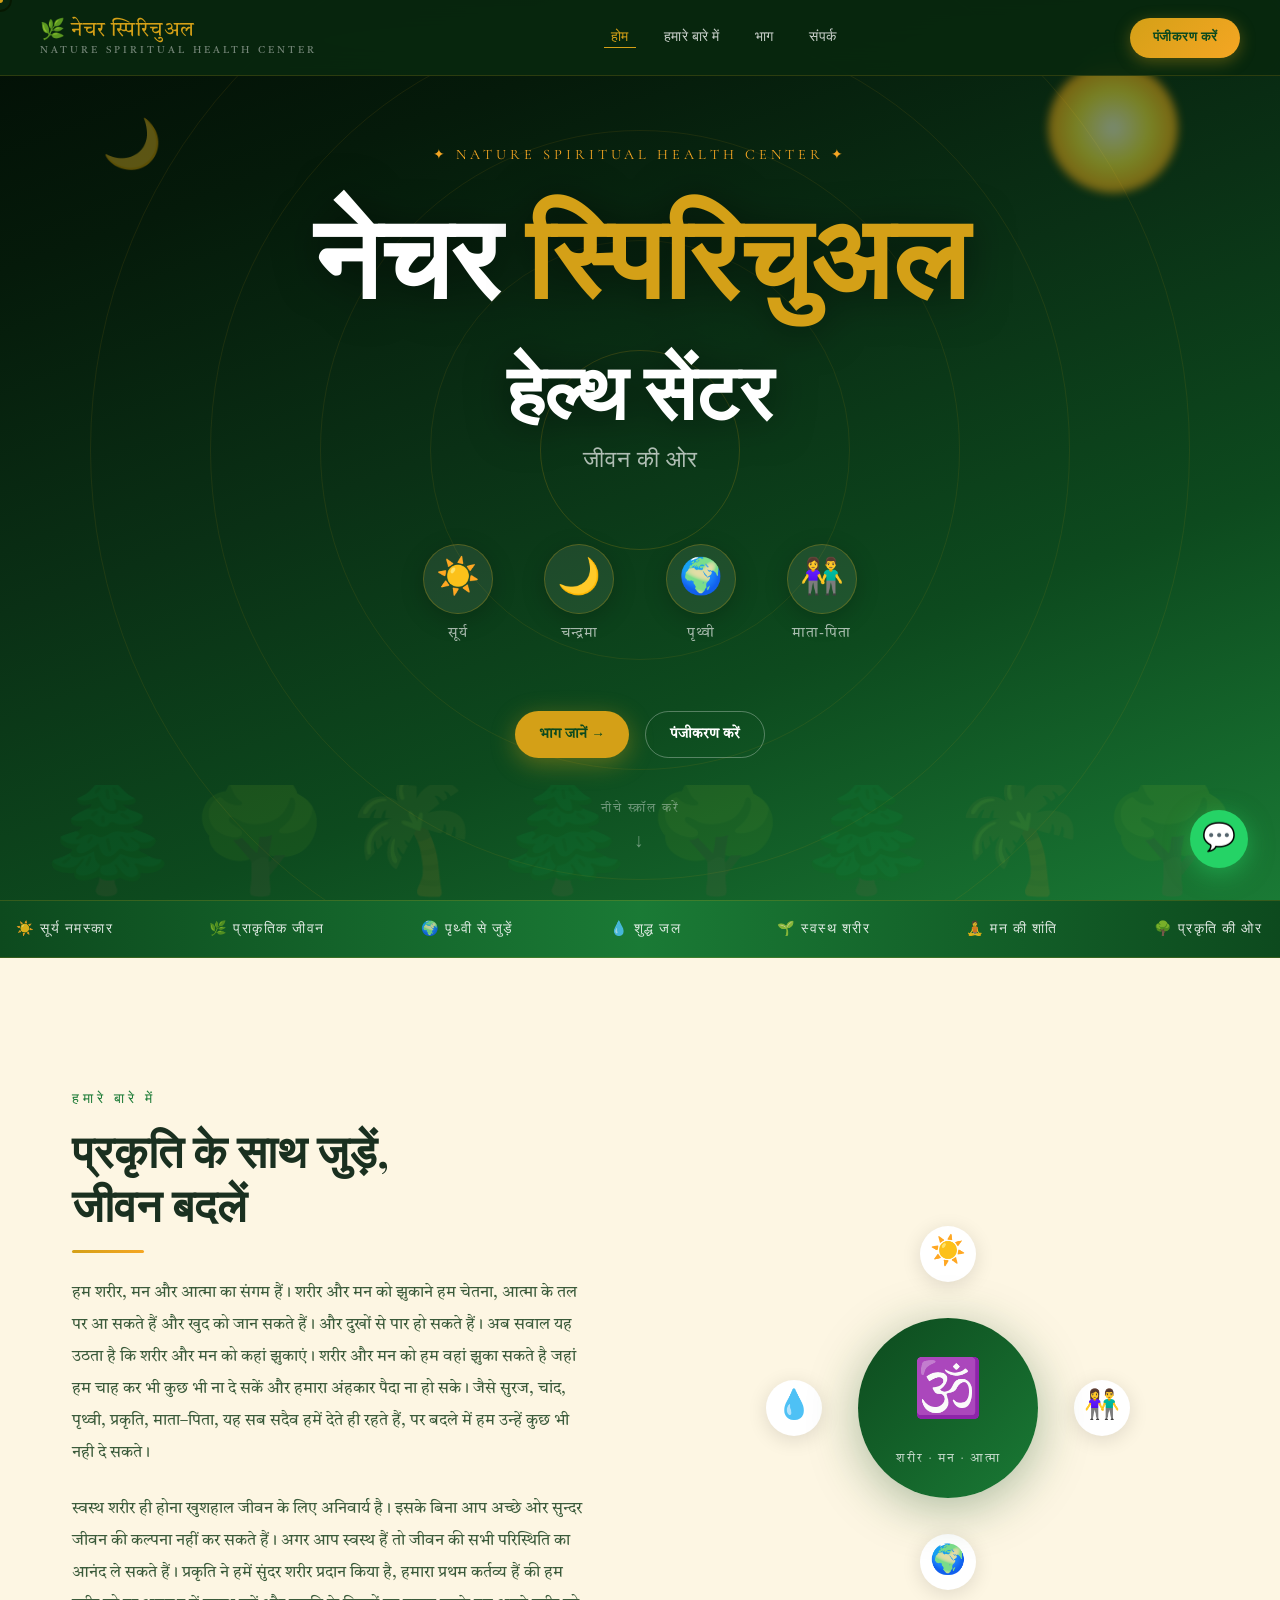
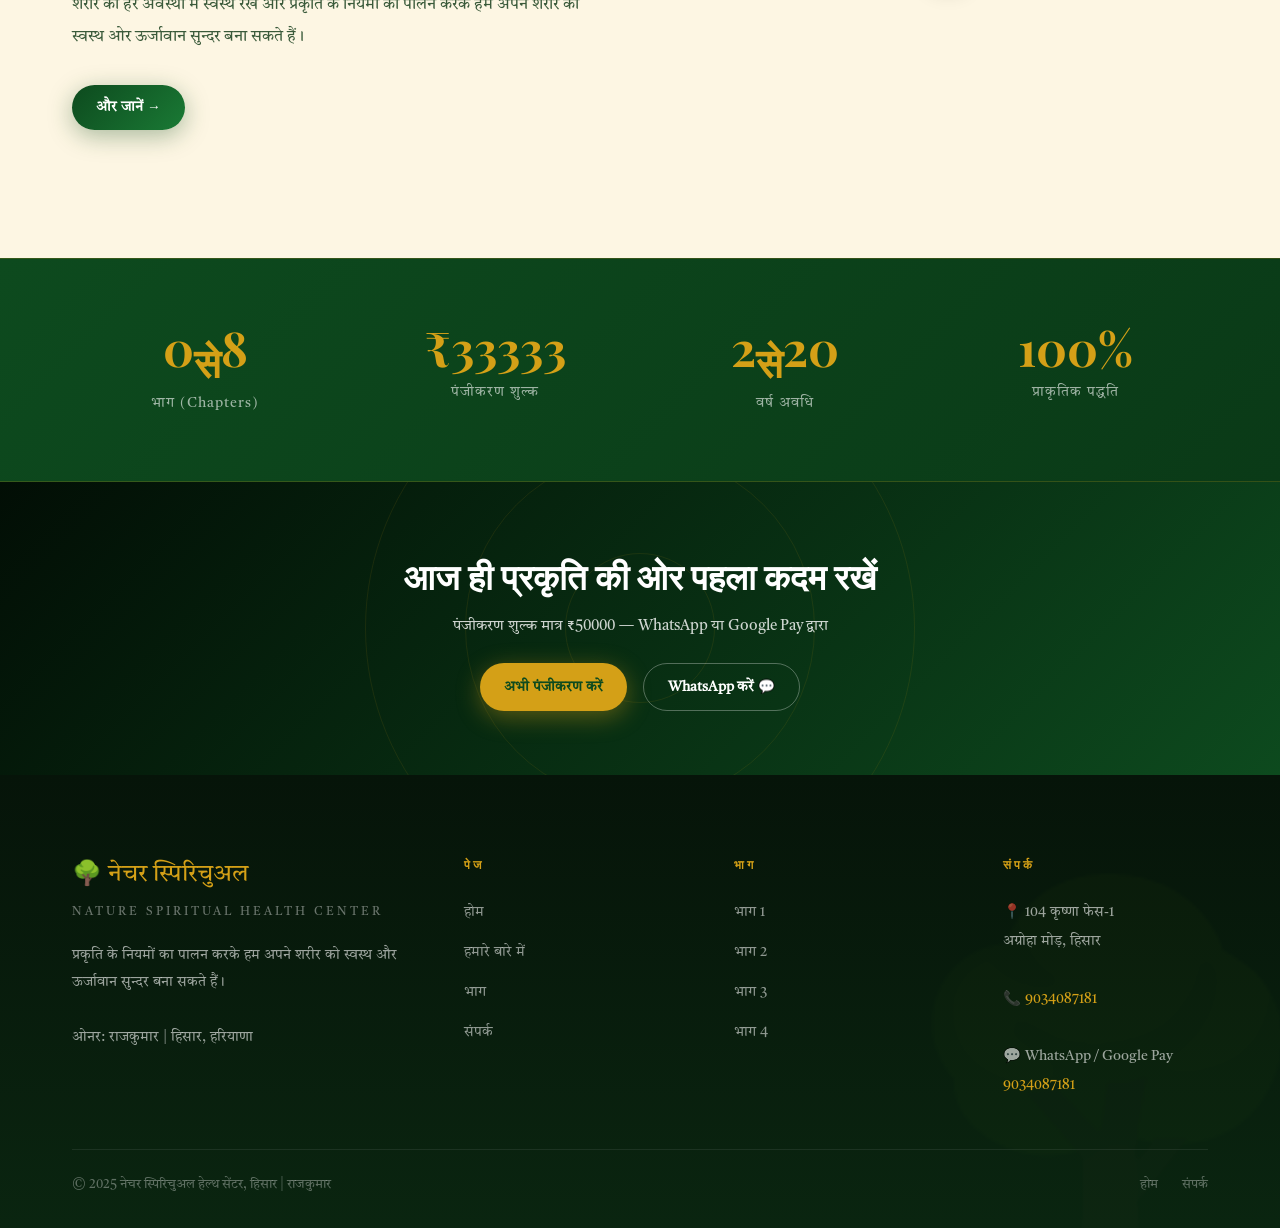
<file: index.html>
<!DOCTYPE html>
<html lang="hi">

<head>
  <meta charset="UTF-8">
  <meta name="viewport" content="width=device-width, initial-scale=1.0">
  <meta name="description"
    content="नेचर स्पिरिचुअल हेल्थ सेंटर - प्राकृतिक जीवनशैली द्वारा स्वस्थ जीवन की ओर। Hisar, Haryana.">
  <title>नेचर स्पिरिचुअल हेल्थ सेंटर | जीवन की ओर | Hisar</title>
  <link rel="stylesheet" href="css/global.css">
  <link rel="stylesheet" href="css/home.css">
</head>

<body>

  <!-- LOADER -->
  <div id="page-loader">
    <div class="loader-tree">🌳</div>
    <div class="loader-title">नेचर स्पिरिचुअल</div>
    <div class="loader-bar">
      <div class="loader-fill"></div>
    </div>
  </div>



  <!-- CURSOR -->
  <div id="cursor"></div>
  <div id="cursor-dot"></div>

  <!-- WHATSAPP FLOAT -->
  <a href="https://wa.me/919034087181" class="wa-float" target="_blank" rel="noopener"
    title="WhatsApp पर संपर्क करें">💬</a>

  <!-- NAVIGATION -->
  <nav class="nav-wrap">
    <div class="nav-inner">
      <a href="index.html" class="nav-brand">
        <span class="brand-hi">🌿 नेचर स्पिरिचुअल</span>
        <span class="brand-en">Nature Spiritual Health Center</span>
      </a>
      <ul class="nav-links">
        <li><a href="index.html" class="nav-a">होम</a></li>
        <li><a href="about.html" class="nav-a">हमारे बारे में</a></li>
        <li><a href="niyam.html" class="nav-a">भाग </a></li>
        <li><a href="contact.html" class="nav-a">संपर्क</a></li>
      </ul>
      <a href="contact.html" class="nav-cta">पंजीकरण करें</a>
      <button class="nav-hamburger" aria-label="Menu">
        <span></span><span></span><span></span>
      </button>
    </div>
    <div class="nav-mobile">
      <a href="index.html" class="nav-a">होम</a>
      <a href="about.html" class="nav-a">हमारे बारे में</a>
      <a href="niyam.html" class="nav-a">भाग </a>
      <a href="contact.html" class="nav-a">संपर्क</a>
      <a href="contact.html" class="nav-cta">पंजीकरण करें →</a>
    </div>
  </nav>

  <!-- ══════════════════════════════════════ HERO ══════════════════════════════════════ -->
  <section class="hero-section">
    <!-- Animated background rings -->
    <div class="hero-rings" aria-hidden="true">
      <div class="hr-ring"></div>
      <div class="hr-ring"></div>
      <div class="hr-ring"></div>
      <div class="hr-ring"></div>
      <div class="hr-ring"></div>
    </div>
    <!-- Sun glow -->
    <div class="hero-sun" aria-hidden="true"></div>
    <!-- Moon -->
    <div class="hero-moon" aria-hidden="true">🌙</div>
    <!-- Silhouette trees -->
    <div class="hero-forest" aria-hidden="true">
      <span>🌲</span><span>🌳</span><span>🌴</span><span>🌲</span><span>🌳</span><span>🌲</span><span>🌴</span><span>🌳</span>
    </div>

    <div class="hero-content">
      <span class="hero-eyebrow">✦ Nature Spiritual Health Center ✦</span>
      <h1 class="hero-title">
        नेचर <span class="gt">स्पिरिचुअल</span><br>
        <span class="hero-title-sm">हेल्थ सेंटर</span>
      </h1>
      <p class="hero-sub">जीवन की ओर </p>

      <!-- 3 cosmic bodies -->
      <div class="hero-cosmos">
        <div class="cosmos-item">
          <div class="cosmos-orb sun-orb">☀️</div>
          <span>सूर्य</span>
        </div>
        <div class="cosmos-item">
          <div class="cosmos-orb moon-orb">🌙</div>
          <span>चन्द्रमा</span>
        </div>
        <div class="cosmos-item">
          <div class="cosmos-orb earth-orb">🌍</div>
          <span>पृथ्वी</span>
        </div>
        <div class="cosmos-item">
          <div class="cosmos-orb nature-orb">👫</div>
          <span>माता-पिता</span>
        </div>
      </div>

      <div class="hero-actions">
        <a href="niyam.html" class="btn btn-gold">भाग जानें →</a>
        <a href="contact.html" class="btn btn-outline">पंजीकरण करें</a>
      </div>
    </div>

    <div class="scroll-hint" aria-hidden="true">
      <span>नीचे स्क्रॉल करें</span>
      <div class="scroll-arrow">↓</div>
    </div>
  </section>

  <!-- ══════════════════════════════════════ MARQUEE ══════════════════════════════════════ -->
  <div class="marquee-strip">
    <div class="marquee-track">
      <span>☀️ सूर्य नमस्कार</span>
      <span>🌿 प्राकृतिक जीवन</span>
      <span>🌍 पृथ्वी से जुड़ें</span>
      <span>💧 शुद्ध जल</span>
      <span>🌱 स्वस्थ शरीर</span>
      <span>🧘 मन की शांति</span>
      <span>🌳 प्रकृति की ओर</span>
      <span>✨ आत्मा का विकास</span>
      <span>☀️ सूर्य नमस्कार</span>
      <span>🌿 प्राकृतिक जीवन</span>
      <span>🌍 पृथ्वी से जुड़ें</span>
      <span>💧 शुद्ध जल</span>
      <span>🌱 स्वस्थ शरीर</span>
      <span>🧘 मन की शांति</span>
      <span>🌳 प्रकृति की ओर</span>
      <span>✨ आत्मा का विकास</span>
    </div>
  </div>

  <!-- ══════════════════════════════════════ INTRO ══════════════════════════════════════ -->
  <section class="intro-section py-section">
    <div class="container">
      <div class="intro-grid">
        <div class="intro-text reveal-l">
          <span class="section-label">हमारे बारे में</span>
          <h2 class="section-title">प्रकृति के साथ जुड़ें,<br>जीवन बदलें</h2>
          <div class="divider"></div>
          <p class="section-desc" style="margin-bottom:1.5rem">
            हम शरीर, मन और आत्मा का संगम हैं। शरीर और मन को झुकाने हम चेतना, आत्मा के तल पर आ सकते हैं और खुद को जान
            सकते हैं। और दुखों से पार हो सकते हैं। अब सवाल यह उठता है कि शरीर और मन को कहां झुकाएं। शरीर और मन को हम वहां झुका सकते है जहां हम चाह कर भी कुछ भी ना दे सकें और हमारा अंहकार पैदा ना हो सके। जैसे सुरज, चांद, पृथ्वी, प्रकृति, माता–पिता, यह सब सदैव हमें देते ही रहते हैं, पर बदले में हम उन्हें कुछ भी नही दे सकते।
          </p>
          <p class="section-desc" style="margin-bottom:2rem">
            स्वस्थ शरीर ही होना खुशहाल जीवन के लिए अनिवार्य है। इसके बिना आप अच्छे ओर सुन्दर जीवन की कल्पना नहीं कर
            सकते हैं। अगर आप स्वस्थ हैं तो जीवन की सभी परिस्थिति का आनंद ले सकते हैं। प्रकृति ने हमें सुंदर शरीर प्रदान किया
            है, हमारा प्रथम कर्तव्य हैं की हम शरीर को हर अवस्था में स्वस्थ रखें और प्रकृति के नियमों का पालन करके हम अपने शरीर को स्वस्थ ओर ऊर्जावान सुन्दर बना सकते हैं।
          </p>
          <a href="about.html" class="btn btn-green">और जानें →</a>
        </div>
        <div class="intro-visual reveal-r">
          <div class="intro-mandala">
            <div class="mandala-core">
              <div class="mandala-inner">
                <span class="mandala-symbol">🕉️</span>
                <p>शरीर · मन · आत्मा</p>
              </div>
            </div>
            <div class="mandala-orbits">
              <div class="mo mo-1">☀️</div>
              <div class="mo mo-2">👫</div>
              <div class="mo mo-3">🌍</div>
              <div class="mo mo-4">💧</div>
            </div>
          </div>
        </div>
      </div>
    </div>
  </section>

  <!-- ══════════════════════════════════════ STATS BANNER ══════════════════════════════════════ -->
  <div class="stats-banner">
    <div class="container">
      <div class="stats-grid">
      <div class="stat-item reveal" data-delay="0.2">
          <span class="stat-num"><span data-count="1">1</span><sub>से</sub><span data-count="12">0</span></span>
          <span class="stat-lbl">भाग (Chapters)</span>
        </div>
        <div class="stat-item reveal" data-delay="0.1">
          <span class="stat-num">₹<span data-count="50000">0</span></span>
          <span class="stat-lbl">पंजीकरण शुल्क</span>
        </div>
        <div class="stat-item reveal" data-delay="0.2">
          <span class="stat-num"><span data-count="3">0</span><sub>से</sub><span data-count="30">0</span></span>
          <span class="stat-lbl">वर्ष अवधि</span>
        </div>
        <div class="stat-item reveal" data-delay="0.3">
          <span class="stat-num">100%</span>
          <span class="stat-lbl">प्राकृतिक पद्धति</span>
        </div>
      </div>
    </div>
  </div>

  <!-- ══════════════════════════════════════ CTA BANNER ══════════════════════════════════════ -->
  <section class="cta-banner">
    <div class="cta-rings" aria-hidden="true">
      <div class="cr"></div>
      <div class="cr"></div>
      <div class="cr"></div>
    </div>
    <div class="container">
      <div class="cta-inner reveal">
        <h2>आज ही प्रकृति की ओर पहला कदम रखें</h2>
        <p>पंजीकरण शुल्क मात्र ₹50000 — WhatsApp या Google Pay द्वारा</p>
        <div class="cta-actions">
          <a href="contact.html" class="btn btn-gold">अभी पंजीकरण करें</a>
          <a href="https://wa.me/919034087181" class="btn btn-outline" target="_blank">WhatsApp करें 💬</a>
        </div>
      </div>
    </div>
  </section>


  <!-- ══════════════════════════════════════ FOOTER ══════════════════════════════════════ -->
  <footer class="site-footer">
    <div class="footer-inner container">
      <div class="footer-brand">
        <div class="fb-name">🌳 नेचर स्पिरिचुअल</div>
        <div class="fb-tag">Nature Spiritual Health Center</div>
        <p class="fb-desc">प्रकृति के नियमों का पालन करके हम अपने शरीर को स्वस्थ और ऊर्जावान सुन्दर बना सकते
          हैं।<br><br>ओनर: राजकुमार | हिसार, हरियाणा</p>
      </div>
      <div class="footer-col">
        <h4>पेज</h4>
        <ul>
          <li><a href="index.html">होम</a></li>
          <li><a href="about.html">हमारे बारे में</a></li>
          <li><a href="niyam.html">भाग</a></li>
          <li><a href="contact.html">संपर्क</a></li>
        </ul>
      </div>
      <div class="footer-col">
        <h4>भाग</h4>
        <ul>
          <li><a href="niyam.html#bhag1">भाग 1</a></li>
          <li><a href="niyam.html#bhag2">भाग 2</a></li>
          <li><a href="niyam.html#harmful">भाग 3</a></li>
          <li><a href="niyam.html#bhag4">भाग 4</a></li>
        </ul>
      </div>
      <div class="footer-col">
        <h4>संपर्क</h4>
        <p>📍 104 कृष्णा फेस-1<br>अग्रोहा मोड़, हिसार<br><br>📞 <a href="tel:+919034087181"
            style="color:var(--gold)">9034087181</a><br><br>💬 WhatsApp / Google Pay<br><a
            href="https://wa.me/919034087181" target="_blank" style="color:var(--gold)">9034087181</a></p>
      </div>
    </div>
    <div class="container">
      <hr class="footer-divider">
    </div>
    <div class="footer-bottom container">
      <span class="footer-copy">© 2025 नेचर स्पिरिचुअल हेल्थ सेंटर, हिसार | राजकुमार</span>
      <div class="footer-legal">
        <a href="index.html">होम</a>
        <a href="contact.html">संपर्क</a>
      </div>
    </div>
  </footer>

  <script src="js/main.js"></script>
</body>

</html>
</file>
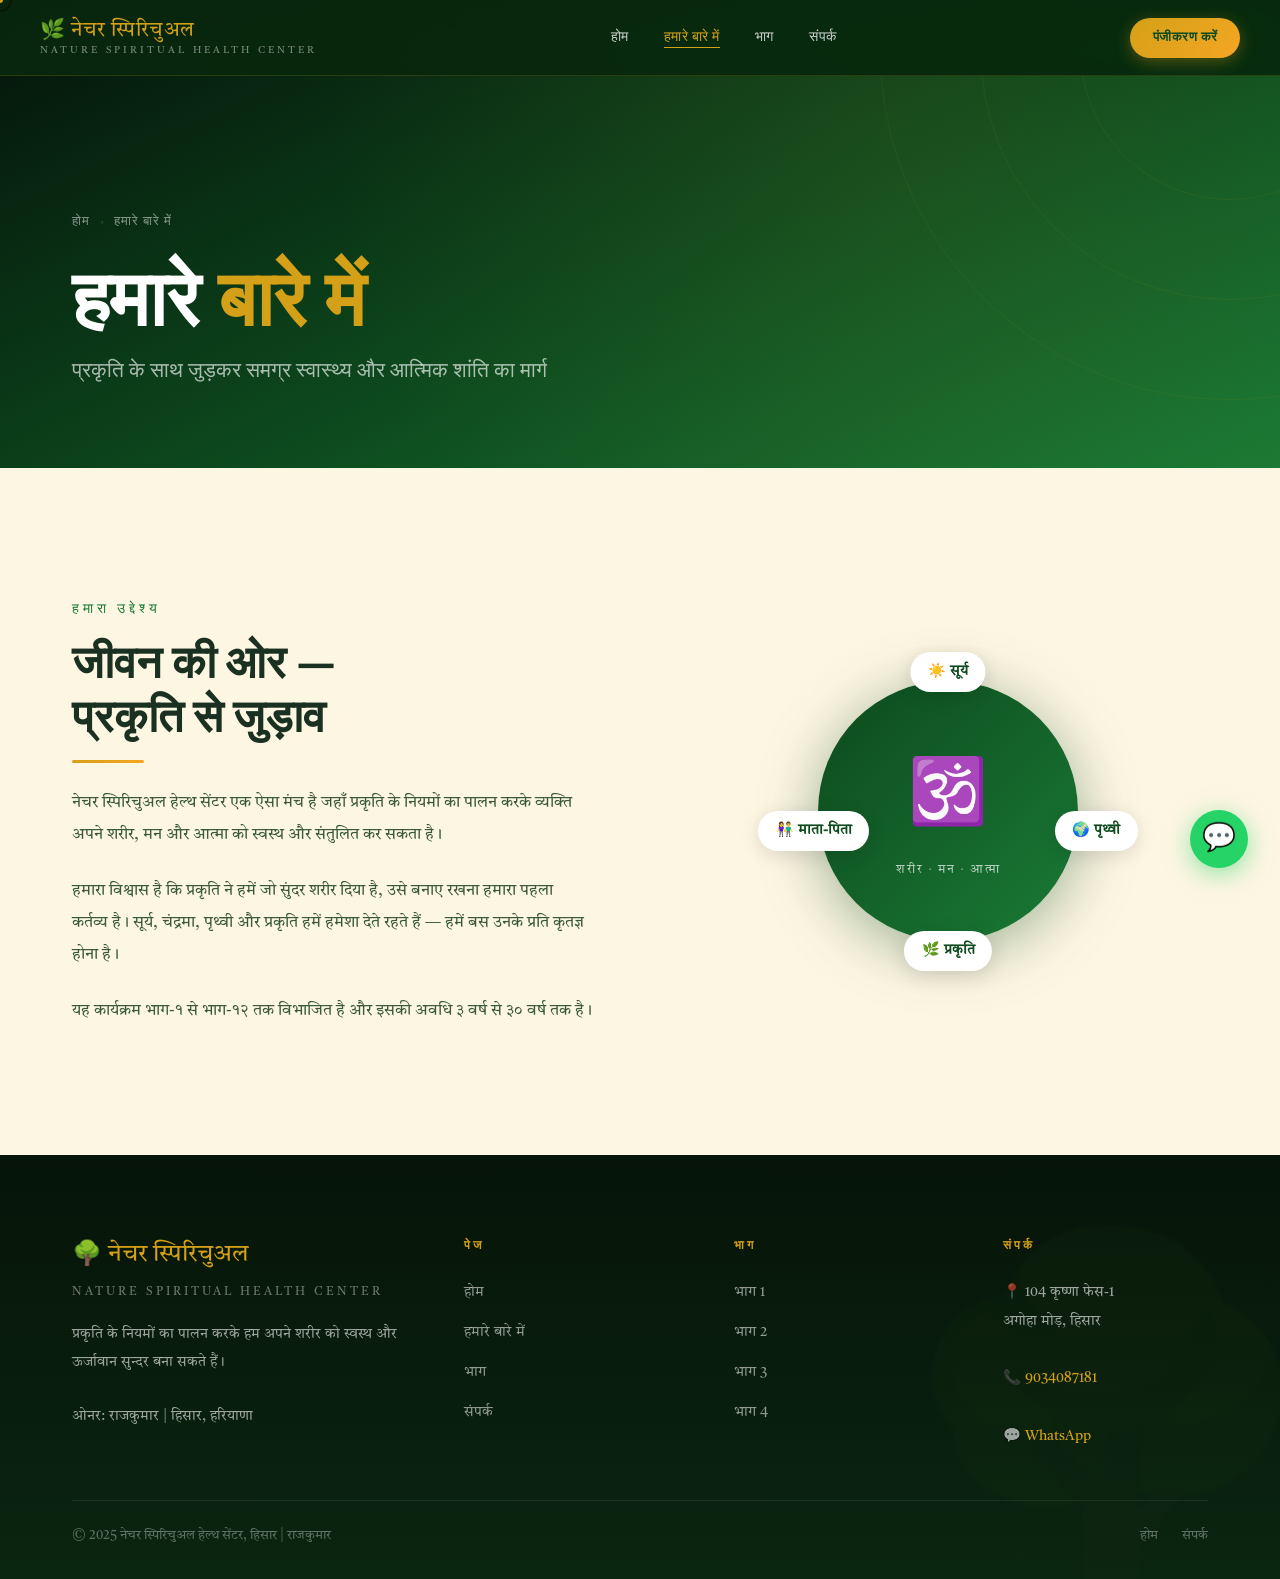
<file: about.html>
<!DOCTYPE html>
<html lang="hi">
<head>
<meta charset="UTF-8">
<meta name="viewport" content="width=device-width, initial-scale=1.0">
<meta name="description" content="नेचर स्पिरिचुअल हेल्थ सेंटर के बारे में जानें — हमारा दर्शन, उद्देश्य और प्राकृतिक जीवन का मार्ग।">
<title>हमारे बारे में | नेचर स्पिरिचुअल हेल्थ सेंटर</title>
<link rel="stylesheet" href="css/global.css">
<link rel="stylesheet" href="css/about.css">
</head>
<body>

<div id="page-loader">
  <div class="loader-tree">🌿</div>
  <div class="loader-title">हमारे बारे में</div>
  <div class="loader-bar"><div class="loader-fill"></div></div>
</div>

<div id="cursor"></div>
<div id="cursor-dot"></div>
<a href="https://wa.me/919034087181" class="wa-float" target="_blank" rel="noopener">💬</a>

<nav class="nav-wrap">
  <div class="nav-inner">
    <a href="index.html" class="nav-brand">
      <span class="brand-hi">🌿 नेचर स्पिरिचुअल</span>
      <span class="brand-en">Nature Spiritual Health Center</span>
    </a>
    <ul class="nav-links">
      <li><a href="index.html"     class="nav-a">होम</a></li>
      <li><a href="about.html"     class="nav-a">हमारे बारे में</a></li>
      <li><a href="niyam.html"     class="nav-a">भाग </a></li>
      <li><a href="contact.html"   class="nav-a">संपर्क</a></li>
    </ul>
    <a href="contact.html" class="nav-cta">पंजीकरण करें</a>
    <button class="nav-hamburger"><span></span><span></span><span></span></button>
  </div>
  <div class="nav-mobile">
    <a href="index.html"     class="nav-a">होम</a>
    <a href="about.html"     class="nav-a">हमारे बारे में</a>
    <a href="niyam.html"     class="nav-a">भाग </a>
    <a href="contact.html"   class="nav-a">संपर्क</a>
    <a href="contact.html"   class="nav-cta">पंजीकरण करें →</a>
  </div>
</nav>

<!-- PAGE HERO -->
<header class="page-hero">
  <div class="page-hero-rings"><div class="ph-ring"></div><div class="ph-ring"></div><div class="ph-ring"></div></div>
  <div class="page-hero-content container">
    <nav class="breadcrumb">
      <a href="index.html">होम</a><span class="sep">›</span><span>हमारे बारे में</span>
    </nav>
    <h1 class="page-hero-title">हमारे <span class="gold">बारे में</span></h1>
    <p class="page-hero-sub">प्रकृति के साथ जुड़कर समग्र स्वास्थ्य और आत्मिक शांति का मार्ग</p>
  </div>
</header>

<!-- ══ MISSION ══ -->
<section class="py-section">
  <div class="container">
    <div class="about-mission-grid">
      <div class="reveal-l">
        <span class="section-label">हमारा उद्देश्य</span>
        <h2 class="section-title">जीवन की ओर —<br>प्रकृति से जुड़ाव</h2>
        <div class="divider"></div>
        <p class="section-desc" style="margin-bottom:1.5rem">
          नेचर स्पिरिचुअल हेल्थ सेंटर एक ऐसा मंच है जहाँ प्रकृति के नियमों का पालन करके व्यक्ति अपने शरीर, मन और आत्मा को स्वस्थ और संतुलित कर सकता है।
        </p>
        <p class="section-desc" style="margin-bottom:1.5rem">
          हमारा विश्वास है कि प्रकृति ने हमें जो सुंदर शरीर दिया है, उसे बनाए रखना हमारा पहला कर्तव्य है। सूर्य, चंद्रमा, पृथ्वी और प्रकृति हमें हमेशा देते रहते हैं — हमें बस उनके प्रति कृतज्ञ होना है।
        </p>
        <p class="section-desc">
          यह कार्यक्रम भाग-१ से भाग-१२ तक विभाजित है और इसकी अवधि ३ वर्ष से ३० वर्ष तक है।
        </p>
      </div>
      <div class="about-visual reveal-r">
        <div class="av-main">
          <div class="av-circle">
            <span>🕉️</span>
            <p>शरीर · मन · आत्मा</p>
          </div>
          <div class="av-badge av-b1">☀️ सूर्य</div>
          <div class="av-badge av-b2">🌍 पृथ्वी</div>
          <div class="av-badge av-b3">🌿 प्रकृति</div>
          <div class="av-badge av-b4">👫 माता-पिता</div>
        </div>
      </div>
    </div>
  </div>
</section>

<footer class="site-footer">
  <div class="footer-inner container">
    <div class="footer-brand">
      <div class="fb-name">🌳 नेचर स्पिरिचुअल</div>
      <div class="fb-tag">Nature Spiritual Health Center</div>
      <p class="fb-desc">प्रकृति के नियमों का पालन करके हम अपने शरीर को स्वस्थ और ऊर्जावान सुन्दर बना सकते हैं।<br><br>ओनर: राजकुमार | हिसार, हरियाणा</p>
    </div>
    <div class="footer-col"><h4>पेज</h4><ul>
      <li><a href="index.html">होम</a></li>
      <li><a href="about.html">हमारे बारे में</a></li>
      <li><a href="niyam.html">भाग</a></li>
      <li><a href="contact.html">संपर्क</a></li>
    </ul></div>
    <div class="footer-col"><h4>भाग</h4><ul>
      <li><a href="niyam.html#bhag1">भाग 1</a></li>
      <li><a href="niyam.html#bhag2">भाग 2</a></li>
      <li><a href="niyam.html#harmful">भाग 3</a></li>
      <li><a href="niyam.html#bhag4">भाग 4</a></li>
    </ul></div>
    <div class="footer-col"><h4>संपर्क</h4>
      <p>📍 104 कृष्णा फेस-1<br>अगोहा मोड़, हिसार<br><br>📞 <a href="tel:+919034087181" style="color:var(--gold)">9034087181</a><br><br>💬 <a href="https://wa.me/919034087181" target="_blank" style="color:var(--gold)">WhatsApp</a></p>
    </div>
  </div>
  <div class="container"><hr class="footer-divider"></div>
  <div class="footer-bottom container">
    <span class="footer-copy">© 2025 नेचर स्पिरिचुअल हेल्थ सेंटर, हिसार | राजकुमार</span>
    <div class="footer-legal"><a href="index.html">होम</a><a href="contact.html">संपर्क</a></div>
  </div>
</footer>

<script src="js/main.js"></script>
</body>
</html>
</file>
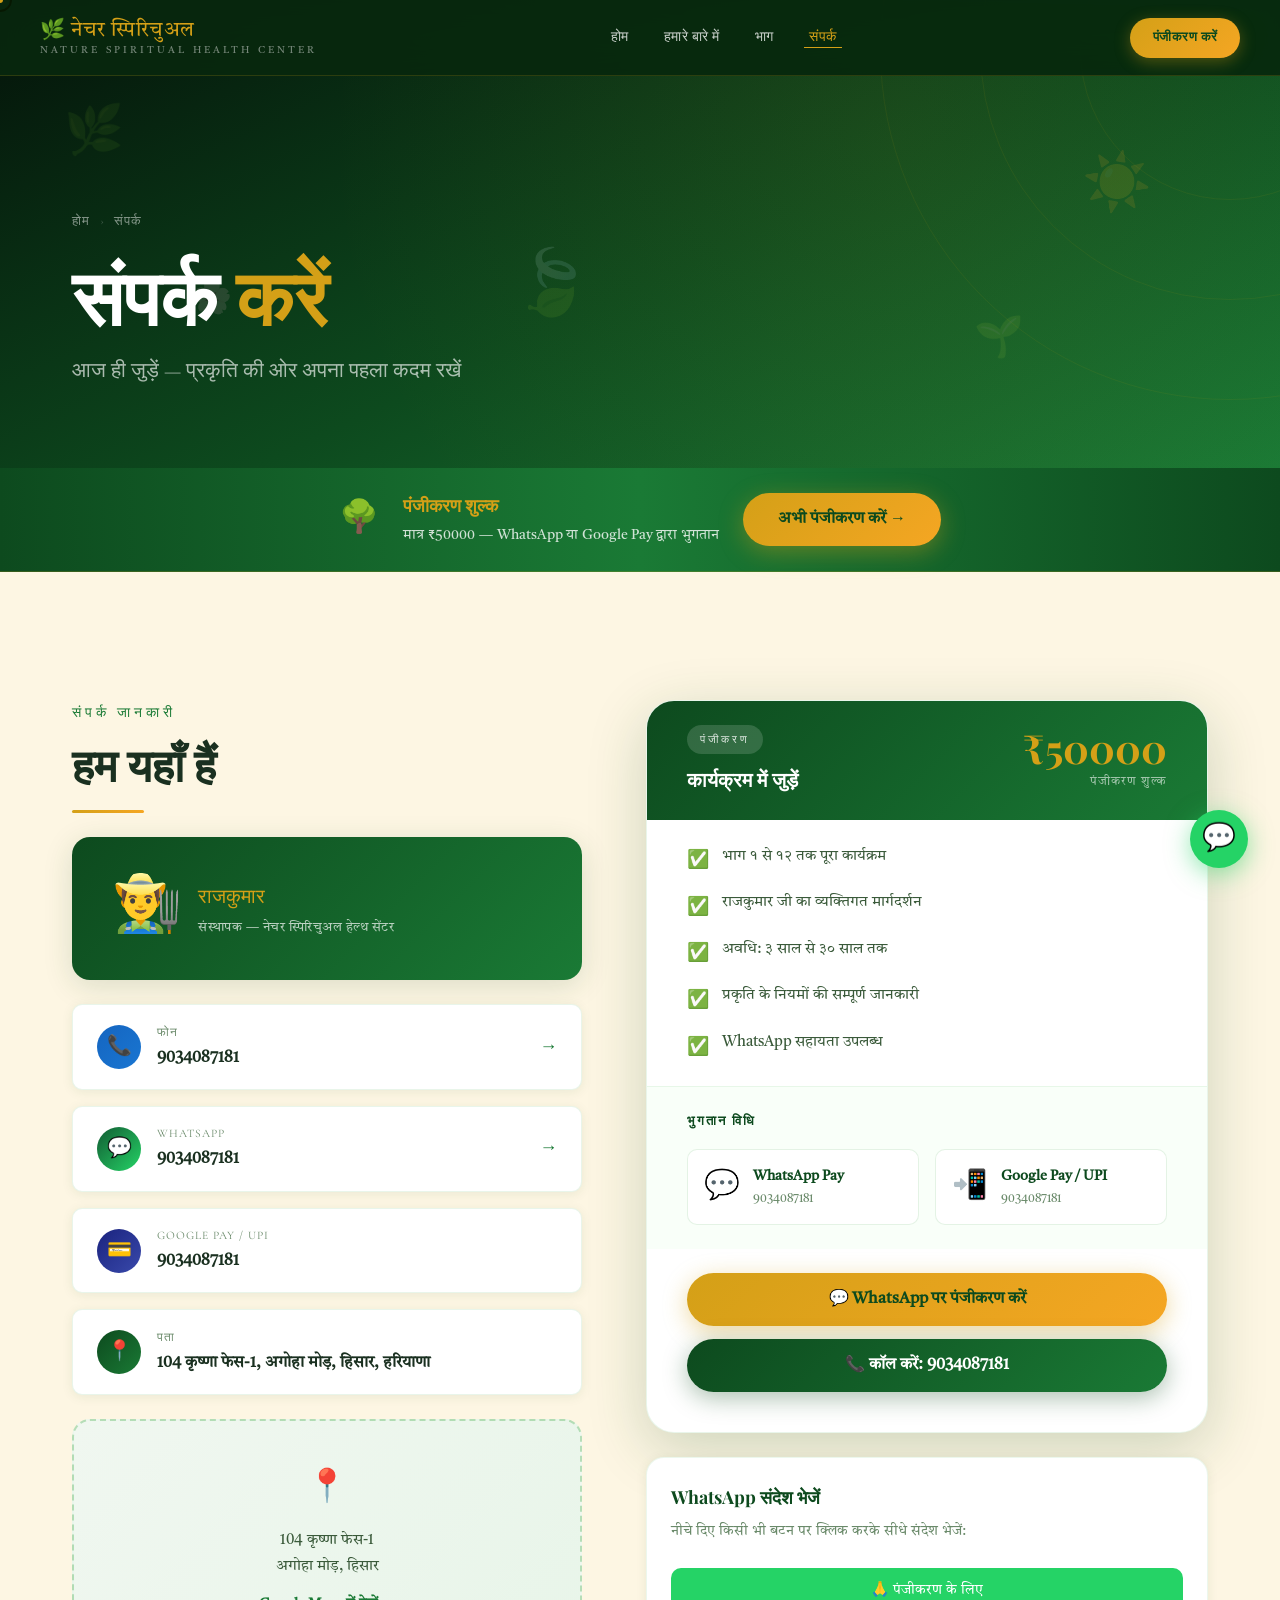
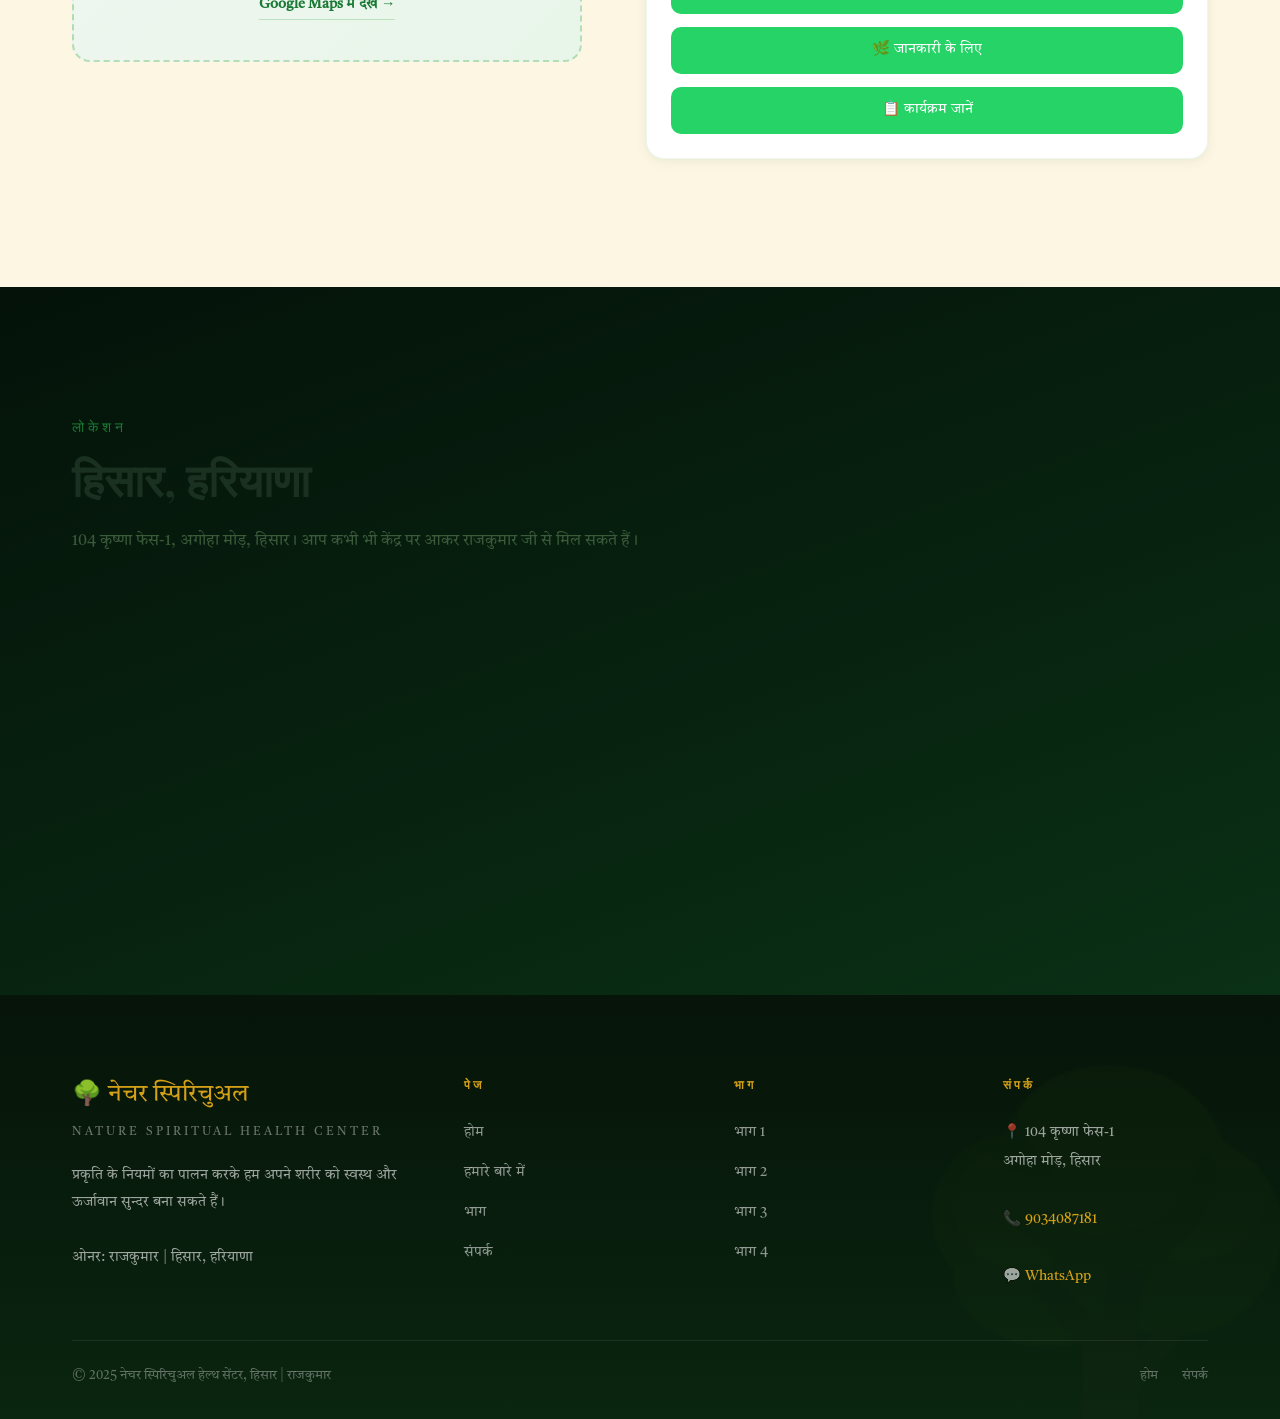
<file: contact.html>
<!DOCTYPE html>
<html lang="hi">
<head>
<meta charset="UTF-8">
<meta name="viewport" content="width=device-width, initial-scale=1.0">
<meta name="description" content="संपर्क करें — नेचर स्पिरिचुअल हेल्थ सेंटर, हिसार। पंजीकरण शुल्क ₹50000 — WhatsApp या Google Pay।">
<title>संपर्क करें | नेचर स्पिरिचुअल हेल्थ सेंटर</title>
<link rel="stylesheet" href="css/global.css">
<link rel="stylesheet" href="css/contact.css">
</head>
<body>

<div id="page-loader">
  <div class="loader-tree">📞</div>
  <div class="loader-title">संपर्क करें</div>
  <div class="loader-bar"><div class="loader-fill"></div></div>
</div>

<div id="cursor"></div>
<div id="cursor-dot"></div>
<a href="https://wa.me/919034087181" class="wa-float" target="_blank" rel="noopener">💬</a>

<nav class="nav-wrap">
  <div class="nav-inner">
    <a href="index.html" class="nav-brand">
      <span class="brand-hi">🌿 नेचर स्पिरिचुअल</span>
      <span class="brand-en">Nature Spiritual Health Center</span>
    </a>
    <ul class="nav-links">
      <li><a href="index.html"     class="nav-a">होम</a></li>
      <li><a href="about.html"     class="nav-a">हमारे बारे में</a></li>
      <li><a href="niyam.html"     class="nav-a">भाग</a></li>
      <li><a href="contact.html"   class="nav-a">संपर्क</a></li>
    </ul>
    <a href="contact.html" class="nav-cta">पंजीकरण करें</a>
    <button class="nav-hamburger"><span></span><span></span><span></span></button>
  </div>
  <div class="nav-mobile">
    <a href="index.html"     class="nav-a">होम</a>
    <a href="about.html"     class="nav-a">हमारे बारे में</a>
    <a href="niyam.html"     class="nav-a">भाग</a>
    <a href="contact.html"   class="nav-a">संपर्क</a>
    <a href="contact.html"   class="nav-cta">पंजीकरण करें →</a>
  </div>
</nav>

<header class="page-hero contact-hero">
  <div class="page-hero-rings"><div class="ph-ring"></div><div class="ph-ring"></div><div class="ph-ring"></div></div>
  <!-- Floating elements -->
  <div class="hero-floats">
    <span class="hf hf1">🌿</span><span class="hf hf2">☀️</span>
    <span class="hf hf3">🌸</span><span class="hf hf4">🌱</span>
    <span class="hf hf5">🍃</span>
  </div>
  <div class="page-hero-content container">
    <nav class="breadcrumb">
      <a href="index.html">होम</a><span class="sep">›</span><span>संपर्क</span>
    </nav>
    <h1 class="page-hero-title">संपर्क <span class="gold">करें</span></h1>
    <p class="page-hero-sub">आज ही जुड़ें — प्रकृति की ओर अपना पहला कदम रखें</p>
  </div>
</header>

<!-- ══ REGISTRATION HIGHLIGHT ══ -->
<div class="reg-highlight">
  <div class="container">
    <div class="rh-inner reveal">
      <div class="rh-icon">🌳</div>
      <div class="rh-text">
        <strong>पंजीकरण शुल्क</strong>
        <span>मात्र ₹50000 — WhatsApp या Google Pay द्वारा भुगतान</span>
      </div>
      <a href="https://wa.me/919034087181?text=नमस्ते%20राजकुमार%20जी%2C%20मैं%20नेचर%20स्पिरिचुअल%20हेल्थ%20सेंटर%20में%20पंजीकरण%20करना%20चाहता%20हूं।" 
         class="btn btn-gold" target="_blank">अभी पंजीकरण करें →</a>
    </div>
  </div>
</div>

<!-- ══ CONTACT MAIN ══ -->
<section class="py-section">
  <div class="container">
    <div class="contact-main-grid">

      <!-- LEFT: Info Cards -->
      <div class="contact-info reveal-l">
        <span class="section-label">संपर्क जानकारी</span>
        <h2 class="section-title">हम यहाँ हैं</h2>
        <div class="divider"></div>

        <!-- Owner Card -->
        <div class="owner-card">
          <div class="oc-avatar">👨‍🌾</div>
          <div class="oc-info">
            <div class="oc-name">राजकुमार</div>
            <div class="oc-title">संस्थापक — नेचर स्पिरिचुअल हेल्थ सेंटर</div>
          </div>
        </div>

        <!-- Contact Items -->
        <div class="contact-items">
          <a href="tel:+919034087181" class="ci-item">
            <div class="ci-icon ci-phone">📞</div>
            <div class="ci-body">
              <span class="ci-label">फोन</span>
              <span class="ci-val">9034087181</span>
            </div>
            <span class="ci-arrow">→</span>
          </a>
          <a href="https://wa.me/919034087181" class="ci-item" target="_blank">
            <div class="ci-icon ci-wa">💬</div>
            <div class="ci-body">
              <span class="ci-label">WhatsApp</span>
              <span class="ci-val">9034087181</span>
            </div>
            <span class="ci-arrow">→</span>
          </a>
          <div class="ci-item ci-no-link">
            <div class="ci-icon ci-gpay">💳</div>
            <div class="ci-body">
              <span class="ci-label">Google Pay / UPI</span>
              <span class="ci-val">9034087181</span>
            </div>
          </div>
          <div class="ci-item ci-no-link">
            <div class="ci-icon ci-addr">📍</div>
            <div class="ci-body">
              <span class="ci-label">पता</span>
              <span class="ci-val">104 कृष्णा फेस-1, अगोहा मोड़, हिसार, हरियाणा</span>
            </div>
          </div>
        </div>

        <!-- Map placeholder -->
        <div class="map-placeholder reveal" data-delay="0.3">
          <div class="mp-inner">
            <div class="mp-pin">📍</div>
            <p>104 कृष्णा फेस-1<br>अगोहा मोड़, हिसार</p>
            <a href="https://maps.google.com/?q=Hisar+Haryana+India" 
               target="_blank" class="mp-link">Google Maps में देखें →</a>
          </div>
        </div>
      </div>

      <!-- RIGHT: Registration + WhatsApp -->
      <div class="contact-right reveal-r">

        <!-- Registration Card -->
        <div class="reg-card">
          <div class="rc-header">
            <div class="rc-h-left">
              <div class="rc-badge">पंजीकरण</div>
              <h3>कार्यक्रम में जुड़ें</h3>
            </div>
            <div class="rc-fee">
              <span class="rc-fee-amt">₹50000</span>
              <span class="rc-fee-lbl">पंजीकरण शुल्क</span>
            </div>
          </div>

          <div class="rc-features">
            <div class="rcf">
              <span>✅</span>
              <p>भाग १ से १२ तक पूरा कार्यक्रम</p>
            </div>
            <div class="rcf">
              <span>✅</span>
              <p>राजकुमार जी का व्यक्तिगत मार्गदर्शन</p>
            </div>
            <div class="rcf">
              <span>✅</span>
              <p>अवधि: ३ साल से ३० साल तक</p>
            </div>
            <div class="rcf">
              <span>✅</span>
              <p>प्रकृति के नियमों की सम्पूर्ण जानकारी</p>
            </div>
            <div class="rcf">
              <span>✅</span>
              <p>WhatsApp सहायता उपलब्ध</p>
            </div>
          </div>

          <div class="rc-payment">
            <h4>भुगतान विधि</h4>
            <div class="rcp-methods">
              <div class="rcpm">
                <span>💬</span>
                <div>
                  <strong>WhatsApp Pay</strong>
                  <p>9034087181</p>
                </div>
              </div>
              <div class="rcpm">
                <span>📲</span>
                <div>
                  <strong>Google Pay / UPI</strong>
                  <p>9034087181</p>
                </div>
              </div>
            </div>
          </div>

          <div class="rc-actions">
            <a href="https://wa.me/919034087181?text=नमस्ते%20राजकुमार%20जी%2C%20मैं%20नेचर%20स्पिरिचुअल%20हेल्थ%20सेंटर%20में%20पंजीकरण%20करना%20चाहता%20हूं।%20कृपया%20मुझे%20मार्गदर्शन%20दें।"
               class="btn btn-gold" target="_blank" style="width:100%;justify-content:center;">
              💬 WhatsApp पर पंजीकरण करें
            </a>
            <a href="tel:+919034087181" class="btn btn-green" style="width:100%;justify-content:center;margin-top:0.8rem">
              📞 कॉल करें: 9034087181
            </a>
          </div>
        </div>

        <!-- WhatsApp Message Samples -->
        <div class="wa-samples">
          <h4>WhatsApp संदेश भेजें</h4>
          <p>नीचे दिए किसी भी बटन पर क्लिक करके सीधे संदेश भेजें:</p>
          <div class="ws-btns">
            <a href="https://wa.me/919034087181?text=नमस्ते%20जी%2C%20मुझे%20पंजीकरण%20करना%20है।" target="_blank" class="ws-btn">
              🙏 पंजीकरण के लिए
            </a>
            <a href="https://wa.me/919034087181?text=नमस्ते%20जी%2C%20मुझे%20प्रकृति%20नियमों%20के%20बारे%20में%20जानकारी%20चाहिए।" target="_blank" class="ws-btn">
              🌿 जानकारी के लिए
            </a>
            <a href="https://wa.me/919034087181?text=नमस्ते%20जी%2C%20कार्यक्रम%20के%20बारे%20में%20विस्तार%20से%20बताएं।" target="_blank" class="ws-btn">
              📋 कार्यक्रम जानें
            </a>
          </div>
        </div>

      </div>
    </div>
  </div>
</section>

<!-- ══ LOCATION ══ -->
<section class="location-section py-section">
  <div class="container">
    <div class="location-grid reveal">
      <div class="loc-text">
        <span class="section-label">लोकेशन</span>
        <h2 class="section-title">हिसार, हरियाणा</h2>
        <p class="section-desc">104 कृष्णा फेस-1, अगोहा मोड़, हिसार। आप कभी भी केंद्र पर आकर राजकुमार जी से मिल सकते हैं।</p>
      </div>
      <div class="loc-map">
        <iframe 
          src="https://www.google.com/maps/embed?pb=!1m18!1m12!1m3!1d111756.0347665121!2d75.64966158564453!3d29.15039408223844!2m3!1f0!2f0!3f0!3m2!1i1024!2i768!4f13.1!3m3!1m2!1s0x391232d80139533f%3A0xbc500e1ad30d458!2sHisar%2C%20Haryana!5e0!3m2!1sen!2sin!4v1711440000000!5m2!1sen!2sin" 
          width="100%" height="300" style="border:0;border-radius:16px;" allowfullscreen="" loading="lazy"></iframe>
      </div>
    </div>
  </div>
</section>

<footer class="site-footer">
  <div class="footer-inner container">
    <div class="footer-brand">
      <div class="fb-name">🌳 नेचर स्पिरिचुअल</div>
      <div class="fb-tag">Nature Spiritual Health Center</div>
      <p class="fb-desc">प्रकृति के नियमों का पालन करके हम अपने शरीर को स्वस्थ और ऊर्जावान सुन्दर बना सकते हैं।<br><br>ओनर: राजकुमार | हिसार, हरियाणा</p>
    </div>
    <div class="footer-col"><h4>पेज</h4><ul>
      <li><a href="index.html">होम</a></li>
      <li><a href="about.html">हमारे बारे में</a></li>
      <li><a href="niyam.html">भाग</a></li>
      <li><a href="contact.html">संपर्क</a></li>
    </ul></div>
    <div class="footer-col"><h4>भाग</h4><ul>
      <li><a href="niyam.html#bhag1">भाग 1</a></li>
      <li><a href="niyam.html#bhag2">भाग 2</a></li>
      <li><a href="niyam.html#harmful">भाग 3</a></li>
      <li><a href="niyam.html#bhag4">भाग 4</a></li>
    </ul></div>
    <div class="footer-col"><h4>संपर्क</h4>
      <p>📍 104 कृष्णा फेस-1<br>अगोहा मोड़, हिसार<br><br>📞 <a href="tel:+919034087181" style="color:var(--gold)">9034087181</a><br><br>💬 <a href="https://wa.me/919034087181" target="_blank" style="color:var(--gold)">WhatsApp</a></p>
    </div>
  </div>
  <div class="container"><hr class="footer-divider"></div>
  <div class="footer-bottom container">
    <span class="footer-copy">© 2025 नेचर स्पिरिचुअल हेल्थ सेंटर, हिसार | राजकुमार</span>
    <div class="footer-legal"><a href="index.html">होम</a><a href="contact.html">संपर्क</a></div>
  </div>
</footer>

<script src="js/main.js"></script>
</body>
</html>
</file>
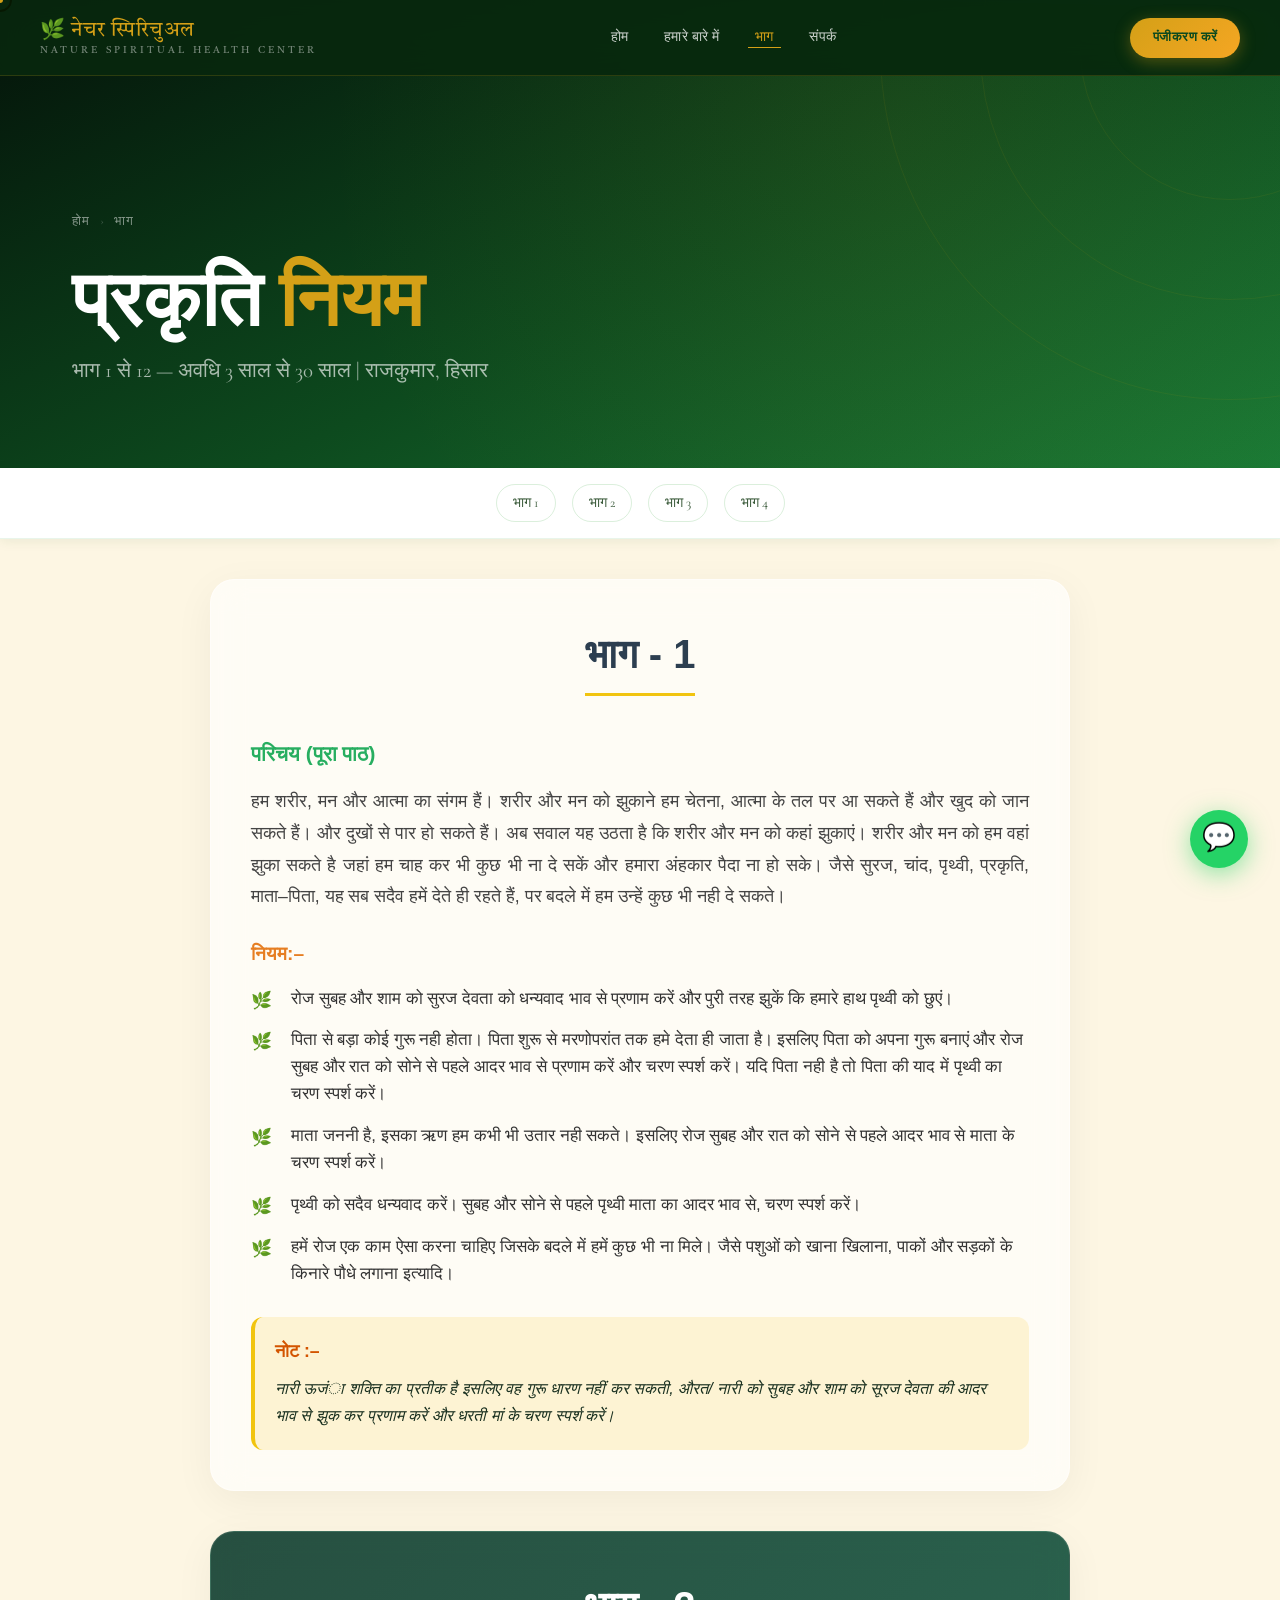
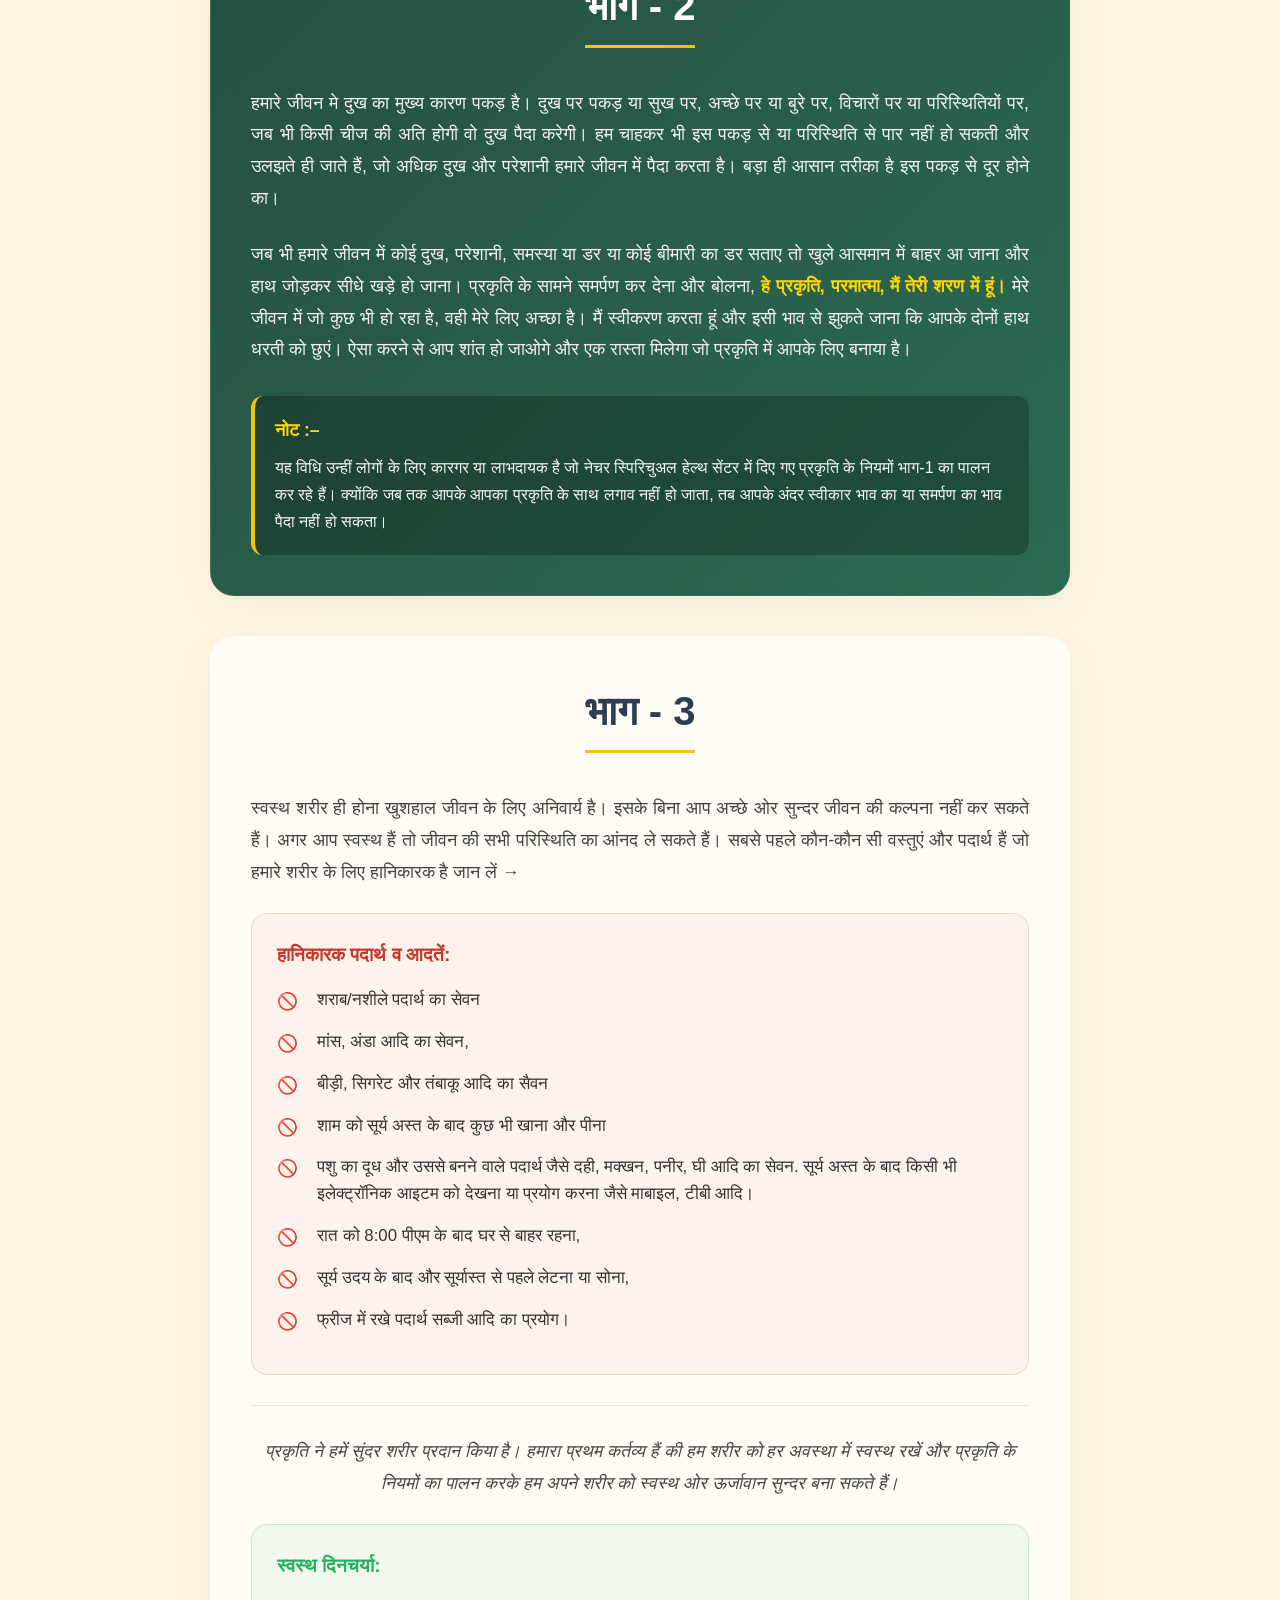
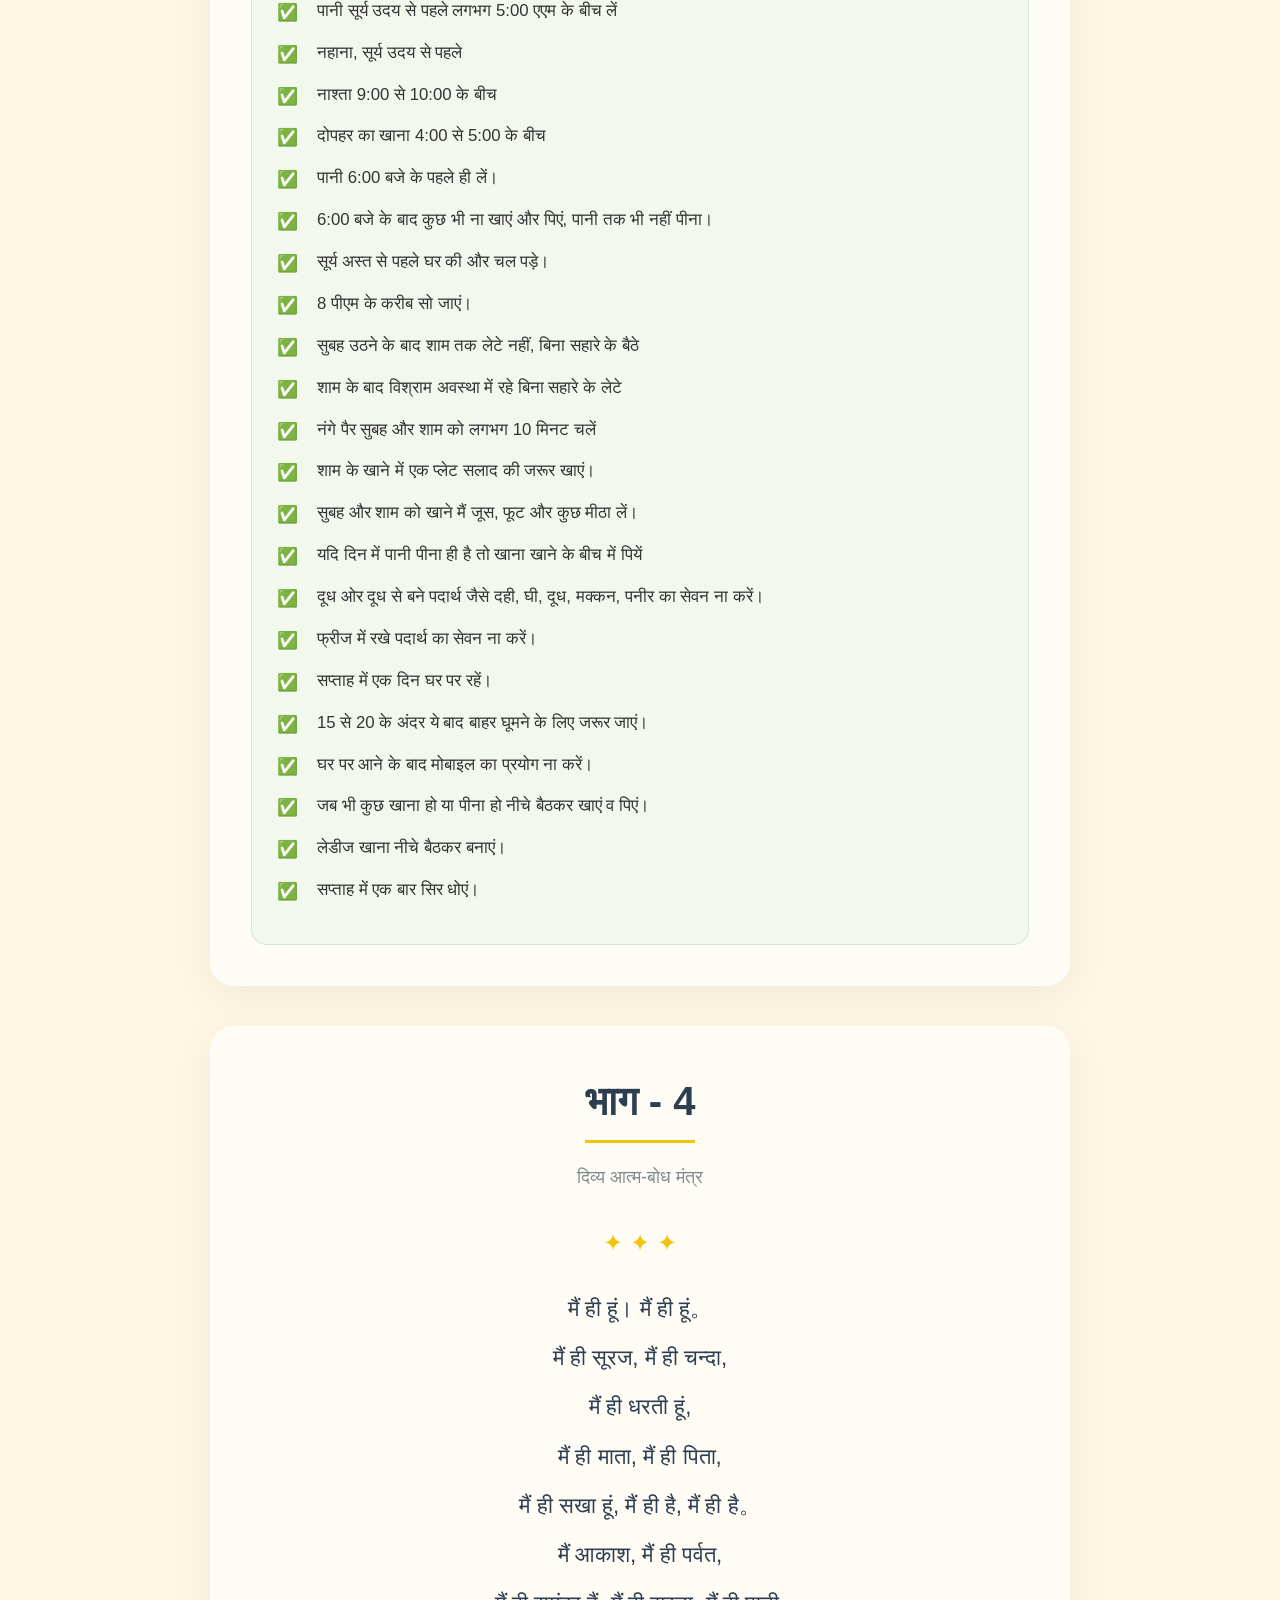
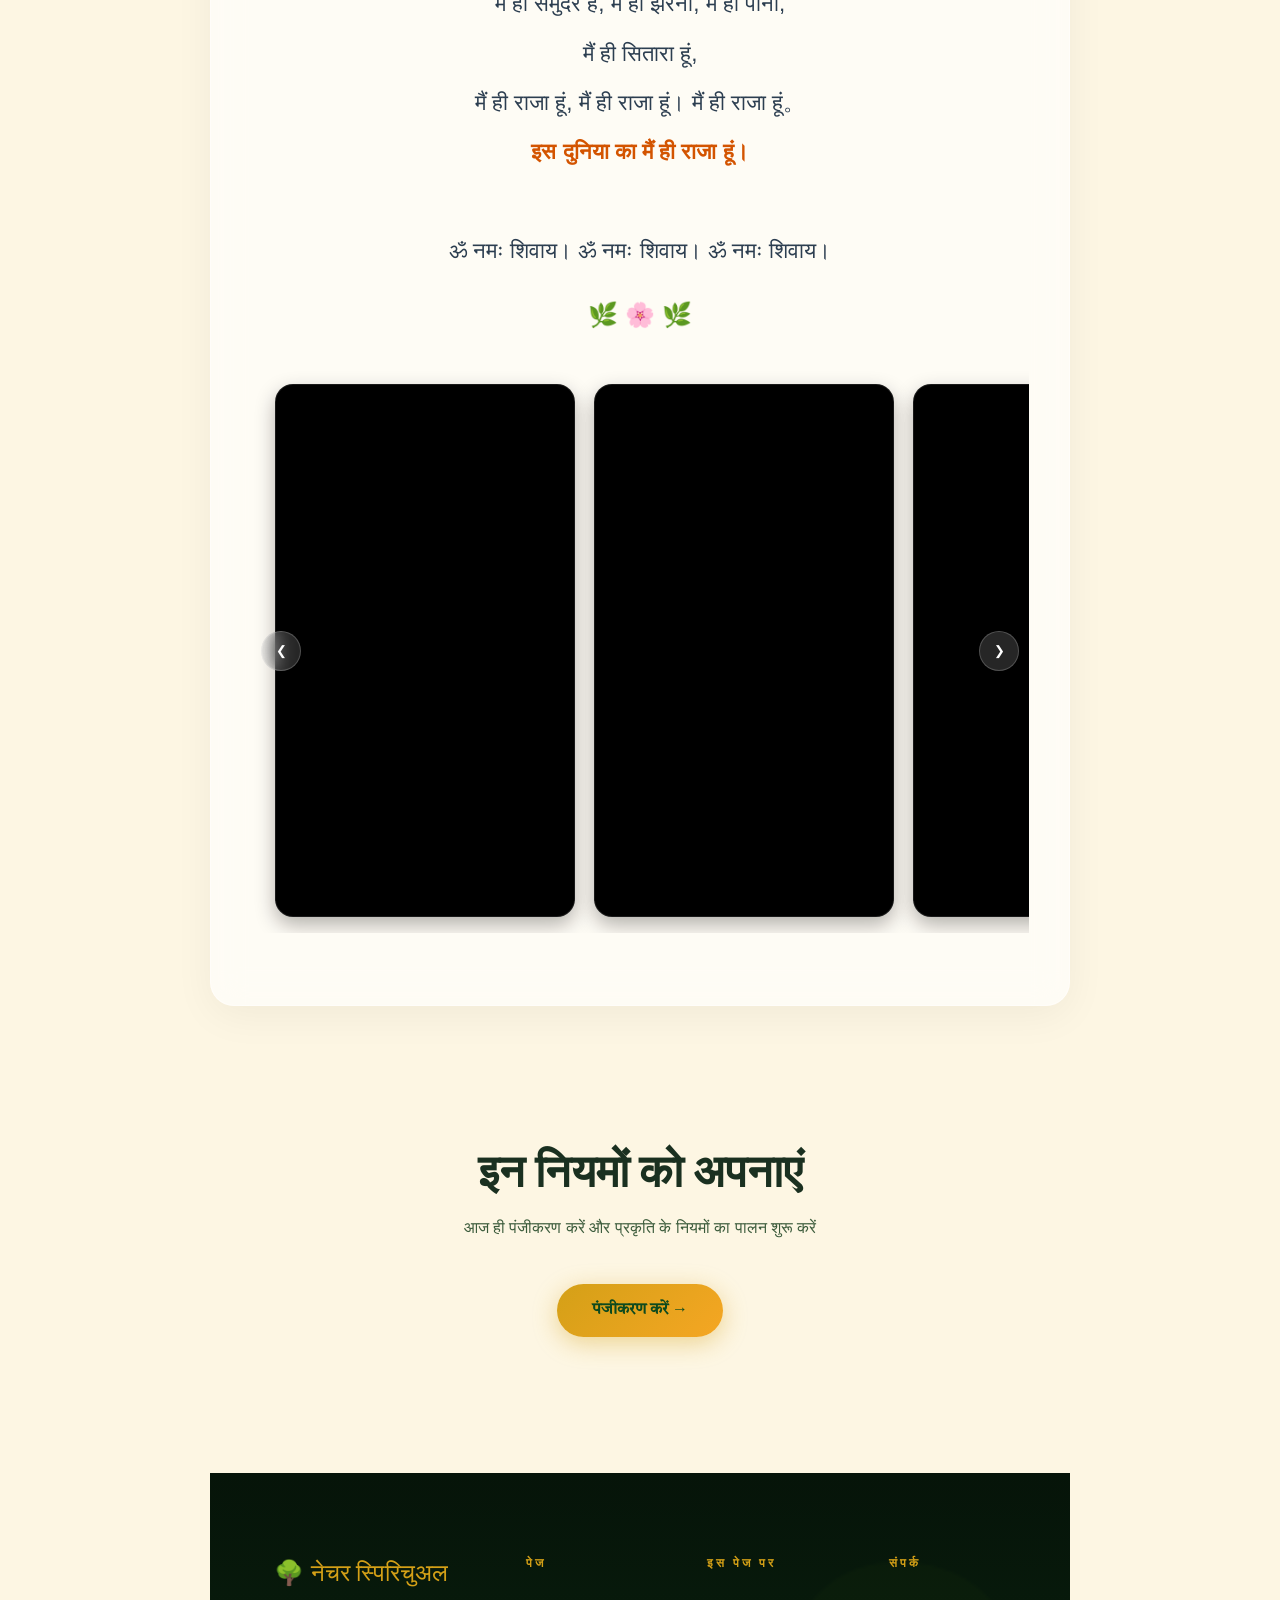
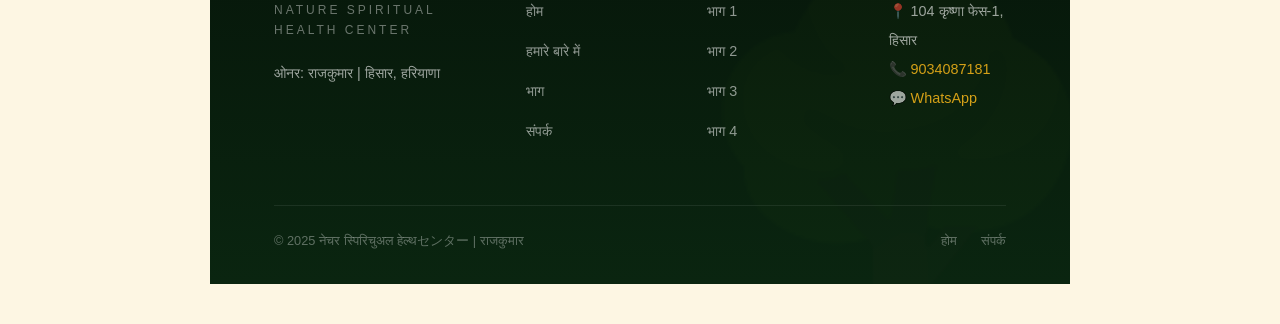
<file: niyam.html>
<!DOCTYPE html>
<html lang="hi">
<head>
<meta charset="UTF-8">
<meta name="viewport" content="width=device-width, initial-scale=1.0">
<meta name="description" content="प्रकृति के नियम — भाग १ से ४। सूर्य, माता-पिता, पृथ्वी नमस्कार और समर्पण के नियम।">
<title>भाग | नेचर स्पिरिचुअल हेल्थ सेंटर</title>
<link rel="stylesheet" href="css/global.css">
<link rel="stylesheet" href="css/niyam.css">
</head>
<body>

<div id="page-loader">
  <div class="loader-tree">🙏</div>
  <div class="loader-title">भाग</div>
  <div class="loader-bar"><div class="loader-fill"></div></div>
</div>

<div id="cursor"></div>
<div id="cursor-dot"></div>
<a href="https://wa.me/919034087181" class="wa-float" target="_blank" rel="noopener">💬</a>

<nav class="nav-wrap">
  <div class="nav-inner">
    <a href="index.html" class="nav-brand">
      <span class="brand-hi">🌿 नेचर स्पिरिचुअल</span>
      <span class="brand-en">Nature Spiritual Health Center</span>
    </a>
    <ul class="nav-links">
      <li><a href="index.html"     class="nav-a">होम</a></li>
      <li><a href="about.html"     class="nav-a">हमारे बारे में</a></li>
      <li><a href="niyam.html"     class="nav-a">भाग</a></li>
      <li><a href="contact.html"   class="nav-a">संपर्क</a></li>
    </ul>
    <a href="contact.html" class="nav-cta">पंजीकरण करें</a>
    <button class="nav-hamburger"><span></span><span></span><span></span></button>
  </div>
  <div class="nav-mobile">
    <a href="index.html"     class="nav-a">होम</a>
    <a href="about.html"     class="nav-a">हमारे बारे में</a>
    <a href="niyam.html"     class="nav-a">भाग</a>
    <a href="contact.html"   class="nav-a">संपर्क</a>
    <a href="contact.html"   class="nav-cta">पंजीकरण करें →</a>
  </div>
</nav>

<!-- HERO -->
<header class="page-hero">
  <div class="page-hero-rings"><div class="ph-ring"></div><div class="ph-ring"></div><div class="ph-ring"></div></div>
  <div class="page-hero-content container">
    <nav class="breadcrumb">
      <a href="index.html">होम</a><span class="sep">›</span><span>भाग</span>
    </nav>
    <h1 class="page-hero-title">प्रकृति <span class="gold">नियम</span></h1>
    <p class="page-hero-sub">भाग 1 से 12 — अवधि 3 साल से 30 साल | राजकुमार, हिसार</p>
  </div>
</header>

<!-- QUICK NAV -->
<div class="niyam-quicknav">
  <div class="container">
    <div class="qn-inner">
      <a href="#bhag1" class="qn-btn">भाग 1</a>
      <a href="#bhag2" class="qn-btn">भाग 2</a>
      <a href="#harmful" class="qn-btn">भाग 3</a>
      <a href="#bhag4" class="qn-btn">भाग 4</a>
    </div>
  </div>
</div>

<style>
  .bhaag-container {
    max-width: 900px;
    margin: 40px auto;
    padding: 0 20px;
    display: flex;
    flex-direction: column;
    gap: 40px;
    font-family: 'Segoe UI', Tahoma, Geneva, Verdana, sans-serif;
  }

  .glass-card {
    background: rgba(255, 255, 255, 0.65);
    backdrop-filter: blur(16px);
    -webkit-backdrop-filter: blur(16px);
    border: 1px solid rgba(255, 255, 255, 0.4);
    border-radius: 24px;
    padding: 40px;
    box-shadow: 0 10px 40px rgba(0, 0, 0, 0.05);
    transition: transform 0.3s ease, box-shadow 0.3s ease;
  }

  .glass-card:hover {
    transform: translateY(-5px);
    box-shadow: 0 15px 45px rgba(0, 0, 0, 0.08);
  }

  .glass-card-dark {
    background: linear-gradient(135deg, rgba(15, 61, 46, 0.9), rgba(20, 92, 67, 0.9));
    color: #f1f1f1;
    border: 1px solid rgba(255, 255, 255, 0.1);
  }

  .bhaag-header {
    text-align: center;
    margin-bottom: 30px;
  }

  .bhaag-title {
    font-size: 2.5rem;
    color: #2c3e50;
    margin-bottom: 10px;
    display: inline-block;
    border-bottom: 3px solid #f1c40f;
    padding-bottom: 5px;
  }

  .glass-card-dark .bhaag-title {
    color: #ffffff;
  }

  .bhaag-text {
    font-size: 1.1rem;
    line-height: 1.8;
    color: #444;
    text-align: justify;
    margin-bottom: 25px;
  }

  .glass-card-dark .bhaag-text {
    color: #f1f1f1;
  }

  .bhaag-list {
    list-style: none;
    padding: 0;
    margin: 0;
  }

  .bhaag-list li {
    position: relative;
    padding-left: 40px;
    margin-bottom: 15px;
    font-size: 1.05rem;
    line-height: 1.6;
    color: #333;
  }

  /* Custom List Markers */
  .list-standard li::before { content: "🌿"; position: absolute; left: 0; top: 2px; }
  .list-danger li::before { content: "🚫"; position: absolute; left: 0; top: 2px; }
  .list-success li::before { content: "✅"; position: absolute; left: 0; top: 2px; }

  .bhaag-note {
    background: rgba(241, 196, 15, 0.15);
    border-left: 4px solid #f1c40f;
    padding: 20px;
    border-radius: 12px;
    margin-top: 30px;
  }

  .glass-card-dark .bhaag-note {
    background: rgba(0, 0, 0, 0.25);
  }

  .note-title {
    font-weight: 600;
    color: #d35400;
    margin-bottom: 8px;
    font-size: 1.1rem;
  }

  .glass-card-dark .note-title {
    color: #ffd700;
  }

  .mantra-text {
    text-align: center;
    font-size: 1.4rem;
    line-height: 2.2;
    color: #2c3e50;
    font-weight: 500;
  }

  .bhaag-divider {
    height: 1px;
    background: rgba(0, 0, 0, 0.1);
    margin: 30px 0;
  }

  @media (max-width: 768px) {
    .glass-card { padding: 25px; }
    .bhaag-title { font-size: 2rem; }
  }
</style>

<main id="main-content" class="bhaag-container">

  <section id="bhag1" class="glass-card reveal">
    <div class="bhaag-header">
      <h2 class="bhaag-title">भाग - 1</h2>
    </div>
    
    <h3 style="color: #27ae60; margin-bottom: 15px; font-size: 1.3rem;">परिचय (पूरा पाठ)</h3>
    <p class="bhaag-text">
      हम शरीर, मन और आत्मा का संगम हैं। शरीर और मन को झुकाने हम चेतना, आत्मा के तल पर आ सकते हैं और खुद को जान सकते हैं। और दुखों से पार हो सकते हैं। अब सवाल यह उठता है कि शरीर और मन को कहां झुकाएं। शरीर और मन को हम वहां झुका सकते है जहां हम चाह कर भी कुछ भी ना दे सकें और हमारा अंहकार पैदा ना हो सके। जैसे सुरज, चांद, पृथ्वी, प्रकृति, माता–पिता, यह सब सदैव हमें देते ही रहते हैं, पर बदले में हम उन्हें कुछ भी नही दे सकते।
    </p>

    <h4 style="color: #e67e22; margin: 25px 0 15px 0; font-size: 1.2rem;">नियम:–</h4>
    <ul class="bhaag-list list-standard">
      <li>रोज सुबह और शाम को सुरज देवता को धन्यवाद भाव से प्रणाम करें और पुरी तरह झुकें कि हमारे हाथ पृथ्वी को छुएं।</li>
      <li>पिता से बड़ा कोई गुरू नही होता। पिता शुरू से मरणोपरांत तक हमे देता ही जाता है। इसलिए पिता को अपना गुरू बनाएं और रोज सुबह और रात को सोने से पहले आदर भाव से प्रणाम करें और चरण स्पर्श करें। यदि पिता नही है तो पिता की याद में पृथ्वी का चरण स्पर्श करें।</li>
      <li>माता जननी है, इसका ऋण हम कभी भी उतार नही सकते। इसलिए रोज सुबह और रात को सोने से पहले आदर भाव से माता के चरण स्पर्श करें।</li>
      <li>पृथ्वी को सदैव धन्यवाद करें। सुबह और सोने से पहले पृथ्वी माता का आदर भाव से, चरण स्पर्श करें।</li>
      <li>हमें रोज एक काम ऐसा करना चाहिए जिसके बदले में हमें कुछ भी ना मिले। जैसे पशुओं को खाना खिलाना, पाकों और सड़कों के किनारे पौधे लगाना इत्यादि।</li>
    </ul>

    <div class="bhaag-note">
      <div class="note-title">नोट :–</div>
      <p style="margin: 0; font-style: italic;">नारी ऊजंा शक्ति का प्रतीक है इसलिए वह गुरू धारण नहीं कर सकती, औरत/ नारी को सुबह और शाम को सूरज देवता की आदर भाव से झुक कर प्रणाम करें और धरती मां के चरण स्पर्श करें।</p>
    </div>
  </section>

  <section id="bhag2" class="glass-card glass-card-dark reveal">
    <div class="bhaag-header">
      <h2 class="bhaag-title">भाग - 2</h2>
    </div>
    
    <p class="bhaag-text">
      हमारे जीवन मे दुख का मुख्य कारण पकड़ है। दुख पर पकड़ या सुख पर, अच्छे पर या बुरे पर, विचारों पर या परिस्थितियों पर, जब भी किसी चीज की अति होगी वो दुख पैदा करेगी। हम चाहकर भी इस पकड़ से या परिस्थिति से पार नहीं हो सकती और उलझते ही जाते हैं, जो अधिक दुख और परेशानी हमारे जीवन में पैदा करता है। बड़ा ही आसान तरीका है इस पकड़ से दूर होने का।
    </p>
    <p class="bhaag-text">
      जब भी हमारे जीवन में कोई दुख, परेशानी, समस्या या डर या कोई बीमारी का डर सताए तो खुले आसमान में बाहर आ जाना और हाथ जोड़कर सीधे खड़े हो जाना। प्रकृति के सामने समर्पण कर देना और बोलना, <span style="color:#ffd700; font-weight: 600;">हे प्रकृति, परमात्मा, मैं तेरी शरण में हूं।</span> मेरे जीवन में जो कुछ भी हो रहा है, वही मेरे लिए अच्छा है। मैं स्वीकरण करता हूं और इसी भाव से झुकते जाना कि आपके दोनों हाथ धरती को छुएं। ऐसा करने से आप शांत हो जाओगे और एक रास्ता मिलेगा जो प्रकृति में आपके लिए बनाया है।
    </p>

    <div class="bhaag-note">
      <div class="note-title">नोट :–</div>
      <p style="margin: 0; color: #f5f5f5;">यह विधि उन्हीं लोगों के लिए कारगर या लाभदायक है जो नेचर स्पिरिचुअल हेल्थ सेंटर में दिए गए प्रकृति के नियमों भाग-1 का पालन कर रहे हैं। क्योंकि जब तक आपके आपका प्रकृति के साथ लगाव नहीं हो जाता, तब आपके अंदर स्वीकार भाव का या समर्पण का भाव पैदा नहीं हो सकता।</p>
    </div>
  </section>

  <section id="harmful" class="glass-card reveal">
    <div class="bhaag-header">
      <h2 class="bhaag-title">भाग - 3</h2>
    </div>
    
    <p class="bhaag-text" style="font-weight: 500;">
      स्वस्थ शरीर ही होना खुशहाल जीवन के लिए अनिवार्य है। इसके बिना आप अच्छे ओर सुन्दर जीवन की कल्पना नहीं कर सकते हैं। अगर आप स्वस्थ हैं तो जीवन की सभी परिस्थिति का आंनद ले सकते हैं। सबसे पहले कौन-कौन सी वस्तुएं और पदार्थ हैं जो हमारे शरीर के लिए हानिकारक है जान लें &rarr;
    </p>

    <div style="background: rgba(231, 76, 60, 0.05); border: 1px solid rgba(231, 76, 60, 0.2); padding: 25px; border-radius: 16px; margin-bottom: 30px;">
      <h4 style="color: #c0392b; margin-top: 0; margin-bottom: 15px; font-size: 1.2rem;">हानिकारक पदार्थ व आदतें:</h4>
      <ul class="bhaag-list list-danger">
        <li>शराब/नशीले पदार्थ का सेवन</li>
        <li>मांस, अंडा आदि का सेवन,</li>
        <li>बीड़ी, सिगरेट और तंबाकू आदि का सैवन</li>
        <li>शाम को सूर्य अस्त के बाद कुछ भी खाना और पीना</li>
        <li>पशु का दूध और उससे बनने वाले पदार्थ जैसे दही, मक्खन, पनीर, घी आदि का सेवन. सूर्य अस्त के बाद किसी भी इलेक्ट्रॉनिक आइटम को देखना या प्रयोग करना जैसे माबाइल, टीबी आदि।</li>
        <li>रात को 8:00 पीएम के बाद घर से बाहर रहना,</li>
        <li>सूर्य उदय के बाद और सूर्यास्त से पहले लेटना या सोना,</li>
        <li>फ्रीज में रखे पदार्थ सब्जी आदि का प्रयोग।</li>
      </ul>
    </div>

    <div class="bhaag-divider"></div>

    <p class="bhaag-text" style="font-style: italic; text-align: center;">
      प्रकृति ने हमें सुंदर शरीर प्रदान किया है। हमारा प्रथम कर्तव्य हैं की हम शरीर को हर अवस्था में स्वस्थ रखें और प्रकृति के नियमों का पालन करके हम अपने शरीर को स्वस्थ ओर ऊर्जावान सुन्दर बना सकते हैं।
    </p>

    <div style="background: rgba(39, 174, 96, 0.05); border: 1px solid rgba(39, 174, 96, 0.2); padding: 25px; border-radius: 16px;">
      <h4 style="color: #27ae60; margin-top: 0; margin-bottom: 15px; font-size: 1.2rem;">स्वस्थ दिनचर्या:</h4>
      <ul class="bhaag-list list-success">
        <li>पानी सूर्य उदय से पहले लगभग 5:00 एएम के बीच लें</li>
        <li>नहाना, सूर्य उदय से पहले</li>
        <li>नाश्ता 9:00 से 10:00 के बीच</li>
        <li>दोपहर का खाना 4:00 से 5:00 के बीच</li>
        <li>पानी 6:00 बजे के पहले ही लें।</li>
        <li>6:00 बजे के बाद कुछ भी ना खाएं और पिएं, पानी तक भी नहीं पीना।</li>
        <li>सूर्य अस्त से पहले घर की और चल पड़े।</li>
        <li>8 पीएम के करीब सो जाएं।</li>
        <li>सुबह उठने के बाद शाम तक लेटे नहीं, बिना सहारे के बैठे</li>
        <li>शाम के बाद विश्राम अवस्था में रहे बिना सहारे के लेटे</li>
        <li>नंगे पैर सुबह और शाम को लगभग 10 मिनट चलें</li>
        <li>शाम के खाने में एक प्लेट सलाद की जरूर खाएं।</li>
        <li>सुबह और शाम को खाने मैं जूस, फूट और कुछ मीठा लें।</li>
        <li>यदि दिन में पानी पीना ही है तो खाना खाने के बीच में पियें</li>
        <li>दूध ओर दूध से बने पदार्थ जैसे दही, घी, दूध, मक्कन, पनीर का सेवन ना करें।</li>
        <li>फ्रीज में रखे पदार्थ का सेवन ना करें।</li>
        <li>सप्ताह में एक दिन घर पर रहें।</li>
        <li>15 से 20 के अंदर ये बाद बाहर घूमने के लिए जरूर जाएं।</li>
        <li>घर पर आने के बाद मोबाइल का प्रयोग ना करें।</li>
        <li>जब भी कुछ खाना हो या पीना हो नीचे बैठकर खाएं व पिएं।</li>
        <li>लेडीज खाना नीचे बैठकर बनाएं।</li>
        <li>सप्ताह में एक बार सिर धोएं।</li>
      </ul>
    </div>
  </section>
<section id="bhag4" class="glass-card reveal" style="text-align: center;">
    <div class="bhaag-header">
      <h2 class="bhaag-title">भाग - 4</h2>
      <div style="color: #7f8c8d; margin-top: 10px; font-size: 1.1rem;">दिव्य आत्म-बोध मंत्र</div>
    </div>
    
    <div style="color: #f1c40f; font-size: 1.5rem; margin-bottom: 20px;">✦ ✦ ✦</div>
    <p class="mantra-text">
      मैं ही हूं। मैं ही हूं。<br>
      मैं ही सूरज, मैं ही चन्दा,<br>
      मैं ही धरती हूं,<br>
      मैं ही माता, मैं ही पिता,<br>
      मैं ही सखा हूं, मैं ही है, मैं ही है。<br>
      मैं आकाश, मैं ही पर्वत,<br>
      मैं ही समुंदर हैं, मैं ही झरना, मैं ही पानी,<br>
      मैं ही सितारा हूं,<br>
      मैं ही राजा हूं, मैं ही राजा हूं। मैं ही राजा हूं。<br>
      <strong style="color: #d35400;">इस दुनिया का मैं ही राजा हूं।</strong><br><br>
      ॐ नमः शिवाय। ॐ नमः शिवाय। ॐ नमः शिवाय।
    </p>
    <div style="color: #27ae60; font-size: 1.5rem; margin-top: 20px;">🌿 🌸 🌿</div>

    <div class="shorts-carousel-wrapper">
      <button class="carousel-btn prev-btn" aria-label="Previous Video">❮</button>

      <div class="shorts-carousel" id="shortsCarousel">
        <div class="shorts-item">
          <iframe src="https://www.youtube.com/embed/Ca7PHHt1Z38" title="YouTube short 1" frameborder="0" allow="accelerometer; autoplay; clipboard-write; encrypted-media; gyroscope; picture-in-picture" allowfullscreen></iframe>
        </div>
        <div class="shorts-item">
          <iframe src="https://www.youtube.com/embed/bQqqFGS30Zs" title="YouTube short 2" frameborder="0" allow="accelerometer; autoplay; clipboard-write; encrypted-media; gyroscope; picture-in-picture" allowfullscreen></iframe>
        </div>
        <div class="shorts-item">
          <iframe src="https://www.youtube.com/embed/Q55i19Aingk" title="YouTube short 3" frameborder="0" allow="accelerometer; autoplay; clipboard-write; encrypted-media; gyroscope; picture-in-picture" allowfullscreen></iframe>
        </div>
      </div>

      <button class="carousel-btn next-btn" aria-label="Next Video">❯</button>
    </div>
</section>
<!-- ══ CTA ══ -->
<section style="background:var(--cream);padding:6rem 0;text-align:center">
  <div class="container">
    <div class="reveal">
      <h2 class="section-title" style="margin-bottom:1rem">इन नियमों को अपनाएं</h2>
      <p class="section-desc center" style="margin-bottom:2.5rem">आज ही पंजीकरण करें और प्रकृति के नियमों का पालन शुरू करें</p>
      <div style="display:flex;gap:1rem;justify-content:center;flex-wrap:wrap">
        <a href="contact.html"  class="btn btn-gold">पंजीकरण करें →</a>
      </div>
    </div>
  </div>
</section>

<footer class="site-footer">
  <div class="footer-inner container">
    <div class="footer-brand">
      <div class="fb-name">🌳 नेचर स्पिरिचुअल</div>
      <div class="fb-tag">Nature Spiritual Health Center</div>
      <p class="fb-desc">ओनर: राजकुमार | हिसार, हरियाणा</p>
    </div>
    <div class="footer-col"><h4>पेज</h4><ul>
      <li><a href="index.html">होम</a></li><li><a href="about.html">हमारे बारे में</a></li>
      <li><a href="niyam.html">भाग</a></li>
      <li><a href="contact.html">संपर्क</a></li>
    </ul></div>
    <div class="footer-col"><h4>इस पेज पर</h4><ul>
      <li><a href="#bhag1">भाग 1</a></li>
      <li><a href="#bhag2">भाग 2</a></li>
      <li><a href="#harmful">भाग 3</a></li>
      <li><a href="#bhag4">भाग  4</a></li>
    </ul></div>
    <div class="footer-col"><h4>संपर्क</h4>
      <p>📍 104 कृष्णा फेस-1, हिसार<br>📞 <a href="tel:+919034087181" style="color:var(--gold)">9034087181</a><br>💬 <a href="https://wa.me/919034087181" target="_blank" style="color:var(--gold)">WhatsApp</a></p>
    </div>
  </div>
  <div class="container"><hr class="footer-divider"></div>
  <div class="footer-bottom container">
    <span class="footer-copy">© 2025 नेचर स्पिरिचुअल हेल्थセンター | राजकुमार</span>
    <div class="footer-legal"><a href="index.html">होम</a><a href="contact.html">संपर्क</a></div>
  </div>
</footer>

<script src="js/main.js"></script>

</body>
</html>
</file>
<file: css/global.css>
/* ============================================================
   GLOBAL CSS — Nature Spiritual Health Center
   नेचर स्पिरिचुअल हेल्थ सेंटर
   ============================================================ */

@import url('https://fonts.googleapis.com/css2?family=Tiro+Devanagari+Hindi:ital@0;1&family=Playfair+Display:wght@600;700;900&family=Cormorant+Garamond:ital,wght@0,300;0,400;0,600;1,400;1,600&display=swap');

/* ── VARIABLES ── */
:root {
  --forest:   #0d4a1e;
  --forest2:  #0a3a17;
  --leaf:     #1a7a35;
  --lime:     #4caf50;
  --sage:     #81c784;
  --gold:     #d4a017;
  --amber:    #f5a623;
  --saffron:  #ff8f00;
  --cream:    #fdf6e3;
  --parchment:#f5ead0;
  --bark:     #5c3d1e;
  --earth:    #8b5e3c;
  --red:      #c0392b;
  --danger:   #e74c3c;
  --white:    #ffffff;
  --text:     #1a3020;
  --text-mid: #3a5a3a;
  --text-lite:#6a8a6a;
  --shadow-sm: 0 2px 12px rgba(13,74,30,0.08);
  --shadow-md: 0 6px 30px rgba(13,74,30,0.14);
  --shadow-lg: 0 16px 60px rgba(13,74,30,0.20);
  --shadow-hero: 0 30px 100px rgba(13,74,30,0.35);
  --radius-sm: 10px;
  --radius-md: 18px;
  --radius-lg: 28px;
  --radius-pill: 100px;
  --ease-out: cubic-bezier(0.16, 1, 0.3, 1);
  --ease-spring: cubic-bezier(0.34, 1.56, 0.64, 1);
  --transition: all 0.35s var(--ease-out);

  /* Font Families */
  --font-hindi: 'Tiro Devanagari Hindi', serif;
  --font-display: 'Playfair Display', serif;
  --font-serif: 'Cormorant Garamond', serif;
  --font-serif-italic: 'Cormorant Garamond', serif; /* Italic variant is handled by font-style */

  /* Spacing */
  --space-xs: 0.5rem;
  --space-sm: 1rem;
  --space-md: 1.5rem;
  --space-lg: 2.5rem;
  --space-xl: 4rem;
  --section-py: 6rem;

  /* Font Sizes */
  --text-sm: 0.875rem;
  --text-base: 1rem;
  --text-lg: 1.125rem;
  --text-xl: 1.25rem;
  --heading-sm: 1.5rem;
  --heading-md: 2rem;
  --heading-lg: 3rem;
}

/* ── RESET ── */
*, *::before, *::after {
  margin: 0; padding: 0; box-sizing: border-box;
}
html { scroll-behavior: smooth; font-size: 16px; }
body {
  font-family: var(--font-hindi);
  background: var(--cream);
  color: var(--text);
  overflow-x: hidden;
  cursor: none;
  line-height: 1.7;
}
img { max-width: 100%; display: block; }
a { text-decoration: none; }
ul { list-style: none; }

/* ── UTILITIES ── */
.text-center { text-align: center; }
.text-left   { text-align: left; }
.text-right  { text-align: right; }

.d-flex        { display: flex; }
.justify-center{ justify-content: center; }
.align-center  { align-items: center; }

.mb-xs { margin-bottom: var(--space-xs); }
.mb-sm { margin-bottom: var(--space-sm); }
.mb-md { margin-bottom: var(--space-md); }
.mb-lg { margin-bottom: var(--space-lg); }
.mb-xl { margin-bottom: var(--space-xl); }

.py-section { padding-top: var(--section-py); padding-bottom: var(--section-py); }

/* ── CUSTOM CURSOR ── */
#cursor {
  position: fixed; width: 24px; height: 24px;
  border: 2px solid var(--gold); border-radius: 50%;
  pointer-events: none;
  transform: translate(-50%,-50%);
  transition: transform 0.15s var(--ease-out), background 0.3s, border-color 0.3s, width 0.3s, height 0.3s;
  z-index: 99999; mix-blend-mode: multiply;
}
#cursor-dot {
  position: fixed; width: 6px; height: 6px;
  background: var(--gold); border-radius: 50%;
  pointer-events: none;
  transform: translate(-50%,-50%);
  z-index: 99999; transition: transform 0.05s;
}
body:has(a:hover) #cursor,
body:has(button:hover) #cursor {
  transform: translate(-50%,-50%) scale(2);
  background: rgba(212,160,23,0.15);
  border-color: var(--amber);
}

/* ── LOADER ── */
#page-loader {
  position: fixed; inset: 0;
  background: linear-gradient(160deg, #041209, #0d4a1e);
  display: flex; flex-direction: column;
  align-items: center; justify-content: center;
  z-index: 999999;
  transition: opacity 0.7s var(--ease-out), visibility 0.7s;
}
#page-loader.hide { opacity: 0; visibility: hidden; pointer-events: none; }
.loader-tree  { font-size: 4.5rem; animation: loaderBounce 0.9s ease-in-out infinite; }
.loader-title { color: var(--gold); font-size: 1.3rem; letter-spacing: 3px; margin-top: 1rem;
                font-family: var(--font-serif-italic); }
.loader-bar   { width: 180px; height: 3px; background: rgba(255,255,255,0.1);
                border-radius: 2px; margin-top: 1.2rem; overflow: hidden; }
.loader-fill  { height: 100%; background: linear-gradient(90deg, var(--gold), var(--amber));
                border-radius: 2px; animation: loaderFill 1.4s var(--ease-out) forwards; }
@keyframes loaderBounce { 0%,100%{transform:scale(1)} 50%{transform:scale(1.12)} }
@keyframes loaderFill   { from{width:0} to{width:100%} }



/* ── NAVIGATION ── */
.nav-wrap {
  position: fixed; top:0; width:100%; z-index: 1000;
  background: rgba(8,40,15,0.92);
  backdrop-filter: blur(18px) saturate(180%);
  -webkit-backdrop-filter: blur(18px) saturate(180%);
  border-bottom: 1px solid rgba(212,160,23,0.18);
  transition: padding 0.4s var(--ease-out), box-shadow 0.4s;
}
.nav-wrap.scrolled {
  box-shadow: 0 4px 40px rgba(13,74,30,0.35);
  border-bottom-color: rgba(212,160,23,0.28);
}
.nav-inner {
  max-width: 1280px; margin: 0 auto;
  padding: 1.1rem 2.5rem;
  display: flex; align-items: center; justify-content: space-between;
  gap: 2rem;
  transition: padding 0.4s;
}
.nav-wrap.scrolled .nav-inner { padding-top: 0.6rem; padding-bottom: 0.6rem; }

.nav-brand { display: flex; flex-direction: column; line-height: 1.2; }
.nav-brand .brand-hi  { font-size: 1.25rem; color: var(--gold); letter-spacing: 0.5px; }
.nav-brand .brand-en  { font-size: 0.6rem; color: rgba(255,255,255,0.45); letter-spacing: 3px; text-transform: uppercase; margin-top: 2px; }

.nav-links { display: flex; gap: 0.2rem; align-items: center; }
.nav-links .nav-a {
  color: rgba(255,255,255,0.78); padding: 0.45rem 1rem;
  border-radius: 30px; font-size: 0.88rem;
  font-family: var(--font-serif); letter-spacing: 0.5px;
  transition: var(--transition); position: relative;
}
.nav-links .nav-a::after {
  content: ''; position: absolute; bottom: 4px; left: 50%; right: 50%;
  height: 1px; background: var(--gold);
  transition: left 0.3s var(--ease-out), right 0.3s var(--ease-out);
}
.nav-links .nav-a:hover { color: var(--gold); }
.nav-links .nav-a:hover::after,
.nav-links .nav-a.active::after { left: 18%; right: 18%; }
.nav-links .nav-a.active { color: var(--gold); }

.nav-cta {
  background: linear-gradient(135deg, var(--gold), var(--amber));
  color: var(--forest); padding: 0.55rem 1.4rem;
  border-radius: var(--radius-pill); font-weight: 700;
  font-size: 0.82rem; letter-spacing: 0.5px;
  font-family: var(--font-serif);
  transition: var(--transition);
  box-shadow: 0 4px 16px rgba(212,160,23,0.35);
}
.nav-cta:hover { transform: translateY(-2px); box-shadow: 0 8px 25px rgba(212,160,23,0.5); }

/* Hamburger for mobile */
.nav-hamburger {
  display: none; flex-direction: column; gap: 5px;
  background: none; border: none; cursor: none; padding: 4px;
}
.nav-hamburger span {
  display: block; width: 26px; height: 2px;
  background: var(--gold); border-radius: 2px;
  transition: var(--transition);
}
.nav-hamburger.open span:nth-child(1) { transform: translateY(7px) rotate(45deg); }
.nav-hamburger.open span:nth-child(2) { opacity: 0; }
.nav-hamburger.open span:nth-child(3) { transform: translateY(-7px) rotate(-45deg); }

/* Mobile Menu */
.nav-mobile {
  display: none; flex-direction: column;
  background: rgba(8,40,15,0.98); padding: 1.5rem 2.5rem 2rem;
  border-top: 1px solid rgba(212,160,23,0.15);
}
.nav-mobile.open { display: flex; }
.nav-mobile .nav-a { color: rgba(255,255,255,0.8); padding: 0.8rem 0; border-bottom: 1px solid rgba(255,255,255,0.06); font-size: 1rem; }
.nav-mobile .nav-cta { margin-top: 1rem; text-align: center; }

/* ── FOOTER ── */
.site-footer {
  background: linear-gradient(180deg, #061409, #0a2510);
  padding: 5rem 2rem 2rem; position: relative; overflow: hidden;
}
.site-footer::before {
  content: '🌳'; position: absolute; font-size: 22rem; opacity: 0.025;
  bottom: -3rem; right: -3rem; pointer-events: none; line-height: 1;
}
.footer-inner {
  max-width: 1200px; margin: 0 auto;
  display: grid; grid-template-columns: 1.6fr 1fr 1fr 1fr; gap: 4rem;
  position: relative; z-index: 1;
}
.footer-brand .fb-name  { font-size: 1.5rem; color: var(--gold); margin-bottom: 0.4rem; }
.footer-brand .fb-tag   { font-size: 0.75rem; color: rgba(255,255,255,0.4); letter-spacing: 3px; text-transform: uppercase; margin-bottom: 1.2rem; }
.footer-brand .fb-desc  { font-size: 0.9rem; color: rgba(255,255,255,0.6); line-height: 1.9; }
.footer-col h4 { color: var(--gold); font-size: 0.75rem; letter-spacing: 3px; text-transform: uppercase; margin-bottom: 1.5rem; font-family: var(--font-serif); }
.footer-col ul li { margin-bottom: 0.8rem; }
.footer-col ul a { color: rgba(255,255,255,0.55); font-size: 0.9rem; transition: color 0.3s; }
.footer-col ul a:hover { color: var(--gold); }
.footer-col p { color: rgba(255,255,255,0.6); font-size: 0.9rem; line-height: 2; }
.footer-divider { border: none; border-top: 1px solid rgba(255,255,255,0.08); margin: 3rem 0 1.5rem; }
.footer-bottom {
  max-width: 1200px; margin: 0 auto;
  display: flex; justify-content: space-between; align-items: center;
  flex-wrap: wrap; gap: 1rem;
  position: relative; z-index: 1;
}
.footer-copy { color: rgba(255,255,255,0.35); font-size: 0.8rem; }
.footer-legal { display: flex; gap: 1.5rem; }
.footer-legal a { color: rgba(255,255,255,0.35); font-size: 0.8rem; transition: color 0.3s; }
.footer-legal a:hover { color: var(--gold); }

/* ── WHATSAPP FLOAT ── */
.wa-float {
  position: fixed; bottom: 2rem; right: 2rem; z-index: 5000;
  width: 58px; height: 58px; border-radius: 50%;
  background: #25d366;
  display: flex; align-items: center; justify-content: center;
  font-size: 1.7rem;
  box-shadow: 0 6px 25px rgba(37,211,102,0.5);
  animation: waPulse 2.5s ease-in-out infinite;
  transition: transform 0.3s var(--ease-spring);
}
.wa-float:hover { transform: scale(1.12); }
@keyframes waPulse {
  0%,100% { box-shadow: 0 6px 25px rgba(37,211,102,0.5); }
  50% { box-shadow: 0 6px 50px rgba(37,211,102,0.75), 0 0 0 14px rgba(37,211,102,0.08); }
}

/* ── SCROLL-REVEAL SYSTEM ── */
.reveal, .reveal-l, .reveal-r, .reveal-scale {
  opacity: 0; transition: opacity 0.75s var(--ease-out), transform 0.75s var(--ease-out);
}
.reveal      { transform: translateY(45px); }
.reveal-l    { transform: translateX(-50px); }
.reveal-r    { transform: translateX(50px); }
.reveal-scale{ transform: scale(0.9); }
.reveal.in, .reveal-l.in, .reveal-r.in, .reveal-scale.in {
  opacity: 1; transform: none;
}

/* ── SHARED SECTION HELPERS ── */
.section-label {
  display: inline-block; font-family: var(--font-serif-italic);
  font-size: 0.85rem; letter-spacing: 4px; text-transform: uppercase;
  color: var(--leaf); margin-bottom: 0.8rem;
}
.section-label.light { color: var(--sage); }
.section-title {
  font-size: clamp(2rem, 3.5vw, 3.2rem);
  line-height: 1.2; margin-bottom: 1.2rem;
  font-family: var(--font-display);
}
.section-title.light { color: var(--white); }
.divider {
  width: 72px; height: 3px;
  background: linear-gradient(90deg, var(--gold), var(--amber));
  border-radius: 2px; margin-bottom: 1.5rem;
}
.divider.center { margin-left: auto; margin-right: auto; }
.section-desc { font-size: 1rem; line-height: 2; color: var(--text-mid); max-width: 580px; }
.section-desc.light { color: rgba(255,255,255,0.72); }
.section-desc.center { margin: 0 auto; text-align: center; }

/* ── BUTTONS ── */
.btn {
  display: inline-flex; align-items: center; justify-content: center; gap: 0.5rem;
  padding: 0.8rem 2.2rem; border-radius: var(--radius-pill);
  font-size: 1rem; font-family: var(--font-hindi);
  transition: var(--transition); cursor: none;
  border: none; font-weight: 600;
}
.btn-gold {
  background: linear-gradient(135deg, var(--gold), var(--amber));
  color: var(--forest);
  box-shadow: 0 6px 24px rgba(212,160,23,0.4);
}
.btn-gold:hover { transform: translateY(-3px); box-shadow: 0 12px 36px rgba(212,160,23,0.55); }
.btn-outline {
  border: 2px solid rgba(255,255,255,0.4); color: white; background: transparent;
}
.btn-outline:hover { border-color: var(--gold); color: var(--gold); background: rgba(212,160,23,0.08); }
.btn-green {
  background: linear-gradient(135deg, var(--forest), var(--leaf));
  color: white; box-shadow: 0 6px 24px rgba(13,74,30,0.35);
}
.btn-green:hover { transform: translateY(-3px); box-shadow: 0 12px 36px rgba(13,74,30,0.5); }

/* ── PAGE HERO (inner pages) ── */
.page-hero {
  min-height: 52vh; padding: 10rem 2rem 5rem;
  background: linear-gradient(155deg, #041209 0%, #0d4a1e 55%, #1a7a35 100%);
  display: flex; align-items: flex-end; position: relative; overflow: hidden;
}
.page-hero::after {
  content: ''; position: absolute; inset: 0;
  background-image: radial-gradient(circle at 70% 30%, rgba(212,160,23,0.07) 0%, transparent 60%);
}
.page-hero-rings {
  position: absolute; inset: 0;
  display: flex; align-items: center; justify-content: center;
  pointer-events: none; overflow: hidden;
}
.ph-ring {
  position: absolute; border-radius: 50%;
  border: 1px solid rgba(212,160,23,0.08);
  animation: phRing 7s ease-in-out infinite;
}
.ph-ring:nth-child(1){width:300px;height:300px;right:-100px;top:-100px;animation-delay:0s}
.ph-ring:nth-child(2){width:500px;height:500px;right:-200px;top:-200px;animation-delay:1s}
.ph-ring:nth-child(3){width:700px;height:700px;right:-300px;top:-300px;animation-delay:2s}
@keyframes phRing { 0%,100%{opacity:.3;transform:scale(1)} 50%{opacity:.7;transform:scale(1.04)} }

.page-hero-content { position: relative; z-index: 2; max-width: 1200px; margin: 0 auto; width: 100%; }
.breadcrumb { display: flex; gap: 0.6rem; align-items: center; margin-bottom: 1.2rem; }
.breadcrumb a, .breadcrumb span {
  font-size: 0.8rem; color: rgba(255,255,255,0.5); letter-spacing: 1px;
  font-family: var(--font-serif);
}
.breadcrumb a:hover { color: var(--gold); }
.breadcrumb .sep { color: rgba(255,255,255,0.25); }
.page-hero-title {
  font-family: var(--font-display);
  font-size: clamp(2.5rem, 6vw, 5rem);
  color: white; line-height: 1.1; margin-bottom: 1rem;
}
.page-hero-title .gold { color: var(--gold); }
.page-hero-sub {
  font-family: var(--font-serif-italic);
  font-size: clamp(1rem, 2vw, 1.3rem); color: rgba(255,255,255,0.65);
  max-width: 600px;
}

/* ── UTILITY ── */
.container { max-width: 1200px; margin: 0 auto; padding: 0 2rem; }
.py-section { padding: 8rem 0; }
.py-section-sm { padding: 5rem 0; }
.text-center { text-align: center; }
.text-gold { color: var(--gold); }
.text-leaf { color: var(--leaf); }
.mt-2 { margin-top: 2rem; }
.mt-3 { margin-top: 3rem; }

/* ── CARD BASE ── */
.card {
  background: white; border-radius: var(--radius-md);
  border: 1px solid rgba(74,175,80,0.12);
  box-shadow: var(--shadow-sm);
  overflow: hidden; transition: var(--transition);
}
.card:hover { box-shadow: var(--shadow-md); transform: translateY(-4px); }

/* ── RESPONSIVE ── */
@media (max-width: 1024px) {
  .footer-inner { grid-template-columns: 1fr 1fr; gap: 2.5rem; }
}
@media (max-width: 768px) {
  .nav-links, .nav-cta { display: none; }
  .nav-hamburger { display: flex; }
  .footer-inner { grid-template-columns: 1fr; gap: 2rem; }
  .py-section { padding: 5rem 0; }
  .page-hero { min-height: 40vh; padding: 8rem 1.5rem 3.5rem; }
}
</file>
<file: css/home.css>
/* ── HOME PAGE CSS ── */

/* HERO */
.hero-section {
  min-height: 100vh; position: relative;
  display: flex; align-items: center; justify-content: center;
  overflow: hidden;
  background: linear-gradient(160deg,
    #020e05 0%, #051a0a 20%, #0a3015 45%, var(--forest) 70%, var(--leaf) 100%
  );
}

/* Background rings */
.hero-rings { position: absolute; inset:0; display:flex; align-items:center; justify-content:center; pointer-events:none; }
.hr-ring {
  position: absolute; border-radius: 50%;
  border: 1px solid rgba(212,160,23,0.1);
  animation: hrPulse 8s ease-in-out infinite;
}
.hr-ring:nth-child(1){width:200px;height:200px;animation-delay:0s;border-color:rgba(212,160,23,0.2)}
.hr-ring:nth-child(2){width:420px;height:420px;animation-delay:1.2s}
.hr-ring:nth-child(3){width:640px;height:640px;animation-delay:2.4s}
.hr-ring:nth-child(4){width:860px;height:860px;animation-delay:3.6s}
.hr-ring:nth-child(5){width:1100px;height:1100px;animation-delay:4.8s}
@keyframes hrPulse {
  0%,100%{opacity:0.25;transform:scale(1)} 50%{opacity:0.65;transform:scale(1.04)}
}

/* Sun */
.hero-sun {
  position: absolute; top:7%; right:8%;
  width:130px; height:130px; border-radius:50%;
  background: radial-gradient(circle, #fffde7, #ffeb3b 40%, var(--saffron) 80%, transparent);
  opacity: 0.45; filter: blur(4px);
  animation: sunAnim 5s ease-in-out infinite;
}
@keyframes sunAnim {
  0%,100%{box-shadow:0 0 50px 25px rgba(255,235,59,0.25); transform:scale(1)}
  50%{box-shadow:0 0 100px 50px rgba(255,235,59,0.4); transform:scale(1.05)}
}
.hero-moon {
  position: absolute; top:12%; left:8%;
  font-size: 3rem; opacity: 0.35;
  animation: moonSway 6s ease-in-out infinite;
}
@keyframes moonSway {
  0%,100%{transform:translateY(0) rotate(-10deg)} 50%{transform:translateY(-12px) rotate(5deg)}
}

/* Forest silhouette */
.hero-forest {
  position: absolute; bottom:0; width:100%;
  display: flex; align-items: flex-end; justify-content: space-around;
  padding: 0 2rem; pointer-events:none; overflow:hidden;
}
.hero-forest span { font-size: clamp(4rem,9vw,9rem); opacity: 0.12; line-height:1; }

/* Hero content */
.hero-content {
  position: relative; z-index:10; text-align:center; padding: 2rem;
  max-width: 900px; width:100%;
  animation: heroIn 1.2s var(--ease-out) 0.3s both;
}
@keyframes heroIn { from{opacity:0;transform:translateY(45px)} to{opacity:1;transform:none} }

.hero-eyebrow {
  display: inline-block;
  font-family: var(--font-serif-italic);
  font-size: clamp(0.78rem,1.5vw,0.9rem); letter-spacing: 4px; color: var(--amber);
  margin-bottom: var(--space-md); text-transform: uppercase;
}
.hero-title {
  font-family: var(--font-display);
  font-weight:900;
  font-size: clamp(3.5rem,9vw,7.5rem);
  color: var(--white); line-height:1.05;
  text-shadow: 0 4px 40px rgba(0,0,0,0.5);
  margin-bottom: var(--space-xs);
}
.hero-title .gt { color: var(--gold); }
.hero-title-sm { font-size: clamp(2.2rem,6vw,5rem); }
.hero-sub {
  font-family: var(--font-serif-italic);
  font-size: clamp(1rem,2.2vw,1.45rem); color: rgba(255,255,255,0.68);
  margin-bottom: var(--space-xl); letter-spacing: 1px;
}

/* Cosmos row */
.hero-cosmos {
  display: flex; justify-content: center; gap: clamp(1.5rem,4vw,3.5rem);
  margin-bottom: var(--space-xl); flex-wrap: wrap;
}
.cosmos-item { display:flex; flex-direction:column; align-items:center; gap:var(--space-xs); }
.cosmos-orb {
  width: 70px; height: 70px; border-radius:50%;
  background: rgba(255,255,255,0.08);
  border: 1.5px solid rgba(212,160,23,0.3);
  display: flex; align-items:center; justify-content:center;
  font-size: 2.2rem;
  backdrop-filter: blur(6px);
  animation: orbFloat 3s ease-in-out infinite;
  box-shadow: 0 6px 24px rgba(0,0,0,0.2);
  transition: var(--transition);
}
.cosmos-orb:hover { transform: scale(1.15); border-color: var(--gold); }
.cosmos-item:nth-child(2) .cosmos-orb { animation-delay:.5s }
.cosmos-item:nth-child(3) .cosmos-orb { animation-delay:1s }
.cosmos-item:nth-child(4) .cosmos-orb { animation-delay:1.5s }
@keyframes orbFloat { 0%,100%{transform:translateY(0)} 50%{transform:translateY(-10px)} }
.cosmos-item span { color: rgba(255,255,255,0.65); font-size:0.9rem; letter-spacing:1px; }

.hero-actions { display:flex; gap:var(--space-sm); justify-content:center; flex-wrap:wrap; }

/* Scroll hint */
.scroll-hint {
  position:absolute; bottom:var(--space-lg); left:50%; transform:translateX(-50%);
  display:flex; flex-direction:column; align-items:center; gap:var(--space-xs);
  color:rgba(255,255,255,0.4); font-size:0.72rem; letter-spacing:2px;
  animation: scrollBounce 2.5s ease-in-out infinite;
}
.scroll-arrow { font-size:1.2rem; }
@keyframes scrollBounce { 0%,100%{transform:translateX(-50%) translateY(0)} 50%{transform:translateX(-50%) translateY(-7px)} }

/* MARQUEE */
.marquee-strip {
  background: linear-gradient(90deg, var(--forest), var(--leaf), var(--forest));
  padding: var(--space-sm) 0; overflow:hidden; border-top:1px solid rgba(212,160,23,0.2);
  border-bottom:1px solid rgba(212,160,23,0.2);
  position: relative; z-index: 2;
}
.marquee-track {
  display: flex; gap: var(--space-xl); width: max-content;
  animation: marqueeScroll 28s linear infinite;
  white-space: nowrap;
}
.marquee-track span {
  color: rgba(255,255,255,0.85); font-size: 0.88rem;
  letter-spacing: 1.5px; font-family: var(--font-serif);
  padding: 0 var(--space-sm);
}
@keyframes marqueeScroll { from{transform:translateX(0)} to{transform:translateX(-50%)} }

/* INTRO SECTION */
.intro-section { background: var(--cream); }
.intro-grid {
  display: grid; grid-template-columns: 1fr 1fr; gap: var(--section-py); align-items:center;
}
.intro-mandala {
  position: relative; width:380px; height:380px; margin:0 auto;
}
.mandala-core {
  position:absolute; inset:0; display:flex; align-items:center; justify-content:center;
}
.mandala-core::before {
  content:\'\'; position:absolute; inset:20px; border-radius:50%;
  border: 2px dashed rgba(212,160,23,0.35);
  animation: mandalaSpin 25s linear infinite;
}
.mandala-core::after {
  content:\'\'; position:absolute; inset:60px; border-radius:50%;
  border: 1px solid rgba(26,122,53,0.25);
  animation: mandalaSpin 15s linear infinite reverse;
}
@keyframes mandalaSpin { to{transform:rotate(360deg)} }
.mandala-inner {
  width:180px; height:180px; border-radius:50%;
  background: linear-gradient(135deg, var(--forest), var(--leaf));
  display:flex; flex-direction:column; align-items:center; justify-content:center; gap:var(--space-xs);
  box-shadow: 0 10px 50px rgba(13,74,30,0.35);
  position:relative; z-index:1;
}
.mandala-symbol { font-size:3.5rem; }
.mandala-inner p { color:rgba(255,255,255,0.75); font-size:0.75rem; letter-spacing:2px; }
.mo {
  position:absolute; width:56px; height:56px; border-radius:50%;
  background:var(--white); display:flex; align-items:center; justify-content:center;
  font-size:1.8rem; box-shadow:0 4px 20px rgba(0,0,0,0.12);
  animation: moFloat 4s ease-in-out infinite;
}
.mo-1{top:2%; left:50%; transform:translateX(-50%); animation-delay:0s}
.mo-2{right:2%; top:50%; transform:translateY(-50%); animation-delay:0.8s}
.mo-3{bottom:2%; left:50%; transform:translateX(-50%); animation-delay:1.6s}
.mo-4{left:2%; top:50%; transform:translateY(-50%); animation-delay:2.4s}
@keyframes moFloat { 0%,100%{box-shadow:0 4px 20px rgba(0,0,0,0.12)} 50%{box-shadow:0 8px 30px rgba(212,160,23,0.25)} }

/* STATS BANNER */
.stats-banner {
  background: linear-gradient(135deg, var(--forest), var(--forest2));
  padding: 3.5rem 0;
  border-top: 1px solid rgba(212,160,23,0.2);
  border-bottom: 1px solid rgba(212,160,23,0.2);
}
.stats-grid {
  display: grid; grid-template-columns: repeat(4,1fr); gap: var(--space-md);
}
.stat-item { text-align:center; padding: var(--space-xs); }
.stat-num {
  display:block; font-size: var(--heading-lg); font-weight:700; color: var(--gold);
  font-family:var(--font-display); line-height:1; margin-bottom:var(--space-xs);
}
.stat-lbl { color: rgba(255,255,255,0.6); font-size:0.85rem; letter-spacing:1px; }

/* FEATURES GRID */
.features-section {
  background: linear-gradient(180deg, var(--cream), #f0f7f0);
}

/* "चार मूल स्तंभ" header styling */
.features-intro {
  margin: 0 auto 2.1rem;
  padding: 1.85rem 1.2rem;
  border-radius: var(--radius-lg);
  background: rgba(255,255,255,0.62);
  border: 1px solid rgba(74,175,80,0.14);
  box-shadow: var(--shadow-sm);
  backdrop-filter: blur(10px);
}

.features-intro .section-title {
  margin-bottom: var(--space-sm);
}

.pillar-badges {
  margin-top: var(--space-md);
  display: flex;
  justify-content: center;
  align-items: center;
  gap: 0.9rem;
  flex-wrap: wrap;
}

.pillar-pill {
  display: inline-flex;
  align-items: center;
  gap: 0.6rem;
  padding: 0.55rem var(--space-sm);
  border-radius: var(--radius-pill);
  background: rgba(255,255,255,0.65);
  border: 1px solid rgba(26,122,53,0.18);
  color: var(--forest);
  font-weight: 800;
  letter-spacing: 0.2px;
  transition: transform 0.3s var(--ease-out), border-color 0.3s var(--transition), box-shadow 0.3s var(--transition);
}

.pillar-pill:hover {
  transform: translateY(-4px);
  border-color: var(--gold);
  box-shadow: 0 10px 30px rgba(212,160,23,0.12);
}

.pillar-icon {
  font-size: var(--text-xl);
}

.features-header-cta {
  margin-top: var(--space-md);
  display: flex;
  justify-content: center;
}
.features-grid {
  display: grid; grid-template-columns: repeat(4,1fr); gap:var(--space-md);
}
.feat-card {
  padding: var(--space-lg) var(--space-md); display:flex; flex-direction:column; gap:var(--space-sm);
  border-top: 3px solid transparent;
  transition: var(--transition);
}
.feat-card:hover { border-top-color: var(--gold); }
.feat-icon { font-size:var(--heading-md); }
.feat-title { font-size:var(--text-xl); color:var(--forest); font-family:var(--font-display); }
.feat-text { font-size:0.92rem; line-height:1.9; color:var(--text-mid); flex:1; }
.feat-link { color:var(--leaf); font-size:0.88rem; font-weight:600; transition:color 0.3s; }
.feat-card:hover .feat-link { color:var(--gold); }

@media (max-width: 768px) {
  .features-intro {
    padding: 1.35rem var(--space-sm);
    margin-bottom: var(--space-md);
  }

  .pillar-pill {
    padding: 0.5rem 0.85rem;
    font-size: 0.92rem;
  }
}

/* PHILOSOPHY STRIP */
.phil-strip {
  background: linear-gradient(135deg, #041209, var(--forest));
  padding: 5rem 0;
  border-top: 1px solid rgba(212,160,23,0.15);
  border-bottom: 1px solid rgba(212,160,23,0.15);
}
.phil-strip-inner {
  display: flex; gap:var(--space-xl); align-items:center; justify-content:space-between;
  flex-wrap:wrap;
}
.phil-quote { flex:1; min-width:280px; position:relative; padding-left:var(--space-md); }
.pq-open {
  position:absolute; left:-0.5rem; top:-1.5rem;
  font-size:6rem; color:var(--gold); opacity:0.25; line-height:1;
  font-family:var(--font-display);
}
.phil-quote p {
  font-size:var(--text-lg); line-height:2.1; color:rgba(255,255,255,0.82);
  font-family:var(--font-serif-italic);
}
.pq-source { display:block; margin-top:var(--space-sm); color:var(--gold); font-size:0.82rem; letter-spacing:1px; }

/* BHAG GRID */
.bhag-section { background: var(--cream); }
.bhag-grid {
  display: grid; grid-template-columns: repeat(4,1fr); gap:var(--space-md);
}
.bhag-card {
  background:var(--white); border-radius:var(--radius-md); padding:var(--space-md);
  border:1px solid rgba(74,175,80,0.12);
  box-shadow: var(--shadow-sm);
  display:flex; flex-direction:column; gap:var(--space-sm);
}
.bhag-card:hover { box-shadow:var(--shadow-md); transform:translateY(-5px); }
.bhag-card::before {
  content:\'\'; position:absolute; left:0; top:0; bottom:0; width:4px;
  background: linear-gradient(180deg, var(--leaf), var(--lime));
  transform:scaleY(0); transform-origin:top;
  transition: transform 0.4s var(--ease-out);
}
.bhag-card:hover::before { transform:scaleY(1); }
.bc-num { color:var(--gold); font-size:0.75rem; letter-spacing:3px; text-transform:uppercase; font-family:var(--font-serif); }
.bc-icon { font-size:var(--heading-md); }
.bc-title { color:var(--forest); font-size:var(--text-xl); font-family:var(--font-display); }
.bc-text { font-size:0.92rem; line-height:1.9; color:var(--text-mid); flex:1; }
.bc-link { color:var(--leaf); font-size:0.88rem; font-weight:600; transition:color 0.3s; }
.bhag-card:hover .bc-link { color:var(--gold); }

@media(max-width:1024px){
  .bhag-grid { grid-template-columns:1fr 1fr; }
  .intro-grid { gap:var(--space-xl); }
}
@media(max-width:768px){
  .features-grid { grid-template-columns:1fr 1fr; }
}
@media(max-width:640px){
  .bhag-grid { grid-template-columns:1fr; }
  .features-grid { grid-template-columns:1fr; }
  .intro-grid { grid-template-columns:1fr; }
  .intro-visual { display:none; }
  .stats-grid { grid-template-columns:1fr 1fr; }
  .hero-cosmos { gap:var(--space-sm); }
  .hero-actions { flex-direction:column; }
  .hero-actions .btn { width:100%; }
}





/* ── COMPACT CTA BANNER ── */
.cta-banner {
  position: relative;
  padding: 4rem 1rem; /* Reduced from 8rem */
  background: linear-gradient(135deg, #020e05, var(--forest));
  overflow: hidden;
  text-align: center;
  color: #fff;
}

.cta-rings {
  position: absolute;
  inset: 0;
  display: flex;
  align-items: center;
  justify-content: center;
  pointer-events: none;
}

.cr {
  position: absolute;
  border-radius: 50%;
  border: 1px solid rgba(212, 160, 23, 0.1);
  animation: ctaP 6s infinite;
}

/* Sizing rings smaller to match the smaller banner */
.cr:nth-child(1) { width: 150px; height: 150px; }
.cr:nth-child(2) { width: 350px; height: 350px; animation-delay: 1.5s; }
.cr:nth-child(3) { width: 550px; height: 550px; animation-delay: 3s; }

@keyframes ctaP {
  0%, 100% { transform: scale(1); opacity: 0.2; }
  50% { transform: scale(1.05); opacity: 0.4; }
}

.cta-inner {
  position: relative;
  z-index: 5;
  max-width: 600px;
  margin: 0 auto;
}

.cta-inner h2 {
  font-family: var(--font-display);
  font-size: clamp(1.5rem, 4vw, 2.2rem); /* Smaller Title */
  margin-bottom: 0.5rem;
}

.cta-inner p {
  font-size: 0.95rem; /* Smaller Text */
  opacity: 0.8;
  margin-bottom: 1.5rem;
}

.cta-actions {
  display: flex;
  gap: 1rem;
  justify-content: center;
}

/* Concise Button Styles */
.btn {
  padding: 0.7rem 1.5rem;
  border-radius: 50px;
  font-weight: 600;
  font-size: 0.85rem;
  text-decoration: none;
  transition: 0.3s;
}

.btn-gold { background: var(--gold); color: var(--forest); }
.btn-gold:hover { transform: translateY(-2px); filter: brightness(1.1); }

.btn-outline { border: 1px solid rgba(255,255,255,0.3); color: #fff; }

@media (max-width: 640px) {
  .cta-actions { flex-direction: column; align-items: stretch; }
  .cta-banner { padding: 3rem 1.5rem; }
}
</file>
<file: css/about.css>
/* ── ABOUT PAGE CSS ── */

/* MISSION */
.about-mission-grid {
  display:grid; grid-template-columns:1fr 1fr; gap:var(--section-py); align-items:center;
}
.about-visual { display:flex; align-items:center; justify-content:center; }
.av-main {
  position:relative; width:380px; height:380px;
}
.av-circle {
  position:absolute; inset:60px; border-radius:50%;
  background: linear-gradient(135deg, var(--forest), var(--leaf));
  display:flex; flex-direction:column; align-items:center; justify-content:center; gap:var(--space-xs);
  box-shadow: 0 10px 60px rgba(13,74,30,0.4);
  z-index:2;
}
.av-circle span { font-size:4rem; }
.av-circle p { color:rgba(255,255,255,0.7); font-size:0.75rem; letter-spacing:2px; }
.av-circle::before {
  content:\'\'; position:absolute; inset:-15px; border-radius:50%;
  border: 2px dashed rgba(212,160,23,0.4);
  animation: avSpin 20s linear infinite;
}
@keyframes avSpin { to{transform:rotate(360deg)} }
.av-badge {
  position:absolute; background:var(--white); border-radius:var(--radius-pill);
  padding:var(--space-xs) 1.1rem; font-size:0.88rem; color:var(--forest);
  font-weight:600; box-shadow:0 4px 20px rgba(0,0,0,0.12);
  white-space:nowrap; z-index:3;
  animation: badgeFloat 3s ease-in-out infinite;
}
.av-b1{top:8%; left:50%; transform:translateX(-50%); animation-delay:0s}
.av-b2{right:0%; top:50%; transform:translateY(-50%); animation-delay:0.8s}
.av-b3{bottom:8%; left:50%; transform:translateX(-50%); animation-delay:1.6s}
.av-b4{left:0%; top:50%; transform:translateY(-50%); animation-delay:2.4s}
@keyframes badgeFloat { 0%,100%{transform:translateX(-50%) translateY(0)} 50%{transform:translateX(-50%) translateY(-6px)} }
.av-b2, .av-b4 { transform:none !important; }
.av-b2:is(:not([class*="float"])){animation: badgeFloat2 3s ease-in-out infinite 0.8s}
.av-b4:is(:not([class*="float"])){animation: badgeFloat2 3s ease-in-out infinite 2.4s}
@keyframes badgeFloat2 { 0%,100%{transform:translateY(-50%)} 50%{transform:translateY(calc(-50% - 6px))} }

/* VALUES */
.values-section {
  background: linear-gradient(160deg, #041209, #0a3015, var(--forest));
}
.values-grid {
  display:grid; grid-template-columns:repeat(3,1fr); gap:var(--space-md);
}
.val-card {
  background:rgba(255,255,255,0.05); border:1px solid rgba(212,160,23,0.15);
  border-radius:var(--radius-md); padding:var(--space-lg) var(--space-md);
  transition:var(--transition); backdrop-filter:blur(8px);
  text-align:center;
}
.val-card:hover {
  background:rgba(255,255,255,0.09); border-color:var(--gold);
  transform:translateY(-6px);
}
.vc-icon { font-size:var(--heading-md); margin-bottom:var(--space-sm); display:block; }
.val-card h3 { color:var(--gold); font-size:var(--text-lg); margin-bottom:0.8rem; font-family:var(--font-display); }
.val-card p  { color:rgba(255,255,255,0.72); font-size:0.92rem; line-height:1.9; }

/* PHILOSOPHY */
.philosophy-section { background: var(--cream); }
.phil-layout {
  display:grid; grid-template-columns:1.4fr 1fr; gap:var(--space-xl); align-items:start;
}
.phil-block {
  display:flex; gap:var(--space-md); align-items:flex-start;
  background:var(--white); border-radius:var(--radius-md); padding:var(--space-md);
  margin-bottom:var(--space-md);
  box-shadow:var(--shadow-sm); border:1px solid rgba(74,175,80,0.1);
  transition:var(--transition);
}
.phil-block:hover { box-shadow:var(--shadow-md); transform:translateX(6px); }
.pb-icon {
  width:52px; height:52px; border-radius:50%; flex-shrink:0;
  background: linear-gradient(135deg, var(--forest), var(--leaf));
  display:flex; align-items:center; justify-content:center; font-size:1.6rem;
  box-shadow:0 4px 16px rgba(13,74,30,0.25);
}
.pb-content h3 { color:var(--forest); font-size:var(--text-lg); margin-bottom:0.6rem; font-family:var(--font-display); }
.pb-content p  { font-size:0.93rem; line-height:1.9; color:var(--text-mid); }
.pb-content em { color:var(--leaf); font-style:italic; }

.mantra-box {
  background: linear-gradient(160deg, #041209, var(--forest));
  border-radius:var(--radius-md); padding:var(--space-lg);
  border:1px solid rgba(212,160,23,0.2);
  box-shadow:0 10px 50px rgba(13,74,30,0.3);
  text-align:center; margin-bottom:var(--space-md);
  position:relative; overflow:hidden;
}
.mantra-box::before {
  content:\'\'; position:absolute; inset:0;
  background:radial-gradient(circle at 50% 50%, rgba(212,160,23,0.06), transparent);
}
.mb-label {
  color:var(--gold); font-size:0.78rem; letter-spacing:3px; text-transform:uppercase;
  font-family:var(--font-serif); margin-bottom:var(--space-md); display:block;
  position:relative; z-index:1;
}
.mb-text {
  color:rgba(255,255,255,0.88); font-size:var(--text-lg); line-height:2.3;
  font-family:var(--font-hindi); position:relative; z-index:1;
}
.mb-text strong { color:var(--gold); }
.mb-footer {
  margin-top:var(--space-sm); color:rgba(255,255,255,0.4); font-size:0.8rem; letter-spacing:1px;
  font-family:var(--font-serif-italic);
  position:relative; z-index:1;
}

.note-box {
  background:#fff8e1; border:1px solid rgba(212,160,23,0.3);
  border-radius:var(--radius-sm); padding:var(--space-md);
  display:flex; gap:var(--space-sm); align-items:flex-start;
}
.nb-icon { font-size:var(--text-xl); flex-shrink:0; }
.nb-text { font-size:0.9rem; line-height:1.85; color:#4a3000; }
.nb-text strong { color:var(--bark); }

/* NATUROPATHY */
.naturo-section {
  background: linear-gradient(180deg, #f0f7f0, var(--cream));
}
.naturo-grid {
  display:grid; grid-template-columns:repeat(3,1fr); gap:var(--space-md);
}
.ng-card {
  background:var(--white); border-radius:var(--radius-md); padding:var(--space-md);
  box-shadow:var(--shadow-sm); border:1px solid rgba(74,175,80,0.1);
  transition:var(--transition); position:relative; overflow:hidden;
}
.ng-card::after {
  content:\'\'; position:absolute; top:0; left:0; right:0; height:3px;
  background: linear-gradient(90deg, var(--leaf), var(--lime));
  transform:scaleX(0); transform-origin:left;
  transition: transform 0.4s var(--ease-out);
}
.ng-card:hover { box-shadow:var(--shadow-md); transform:translateY(-5px); }
.ng-card:hover::after { transform:scaleX(1); }
.ngc-top { display:flex; gap:var(--space-sm); align-items:center; margin-bottom:var(--space-sm); }
.ngc-icon { font-size:2.2rem; }
.ngc-top h3 { color:var(--forest); font-size:var(--text-lg); font-family:var(--font-display); }
.ng-card p { font-size:0.9rem; line-height:1.9; color:var(--text-mid); }

/* CTA ABOUT */
.cta-about {
  background: linear-gradient(135deg, #0a3015, var(--forest), var(--leaf));
  padding:7rem 0; text-align:center;
}
.cta-about-inner h2 { font-family:var(--font-display); font-size:clamp(1.8rem,4vw,3rem); color:var(--white); margin-bottom:var(--space-sm); }
.cta-about-inner p  { color:rgba(255,255,255,0.68); font-size:var(--text-lg); }

/* RESPONSIVE */
@media(max-width:1024px){
  .values-grid { grid-template-columns:1fr 1fr; }
  .naturo-grid  { grid-template-columns:1fr 1fr; }
  .phil-layout  { grid-template-columns:1fr; }
  .about-mission-grid { grid-template-columns:1fr; }
  .about-visual { display:none; }
}
@media(max-width:640px){
  .values-grid { grid-template-columns:1fr; }
  .naturo-grid  { grid-template-columns:1fr; }
}
</file>
<file: css/contact.css>
/* ── CONTACT PAGE CSS ── */

/* HERO FLOATS */
.contact-hero { overflow:hidden; }
.hero-floats { position:absolute; inset:0; pointer-events:none; overflow:hidden; }
.hf {
  position:absolute; font-size:var(--heading-md); opacity:0.12;
  animation:hfFloat 5s ease-in-out infinite;
}
.hf1{top:20%;left:5%;font-size:3rem;animation-delay:0s}
.hf2{top:30%;right:10%;font-size:3.5rem;animation-delay:1s}
.hf3{bottom:30%;left:15%;font-size:2rem;animation-delay:2s}
.hf4{bottom:20%;right:20%;font-size:2.5rem;animation-delay:1.5s}
.hf5{top:50%;left:40%;font-size:4rem;animation-delay:0.5s}
@keyframes hfFloat { 0%,100%{transform:translateY(0) rotate(0deg)} 50%{transform:translateY(-14px) rotate(8deg)} }

/* REGISTRATION HIGHLIGHT */
.reg-highlight {
  background: linear-gradient(90deg, var(--forest), var(--leaf), var(--forest));
  padding:1.4rem 0;
  border-bottom:1px solid rgba(212,160,23,0.2);
}
.rh-inner {
  display:flex; gap:var(--space-md); align-items:center; flex-wrap:wrap;
  justify-content:center;
}
.rh-icon { font-size:var(--heading-md); }
.rh-text { display:flex; flex-direction:column; gap:0.2rem; }
.rh-text strong { color:var(--gold); font-size:var(--text-lg); font-family:var(--font-display); }
.rh-text span   { color:rgba(255,255,255,0.8); font-size:0.9rem; }

/* CONTACT MAIN GRID */
.contact-main-grid {
  display:grid; grid-template-columns:1fr 1.1fr; gap:var(--space-xl); align-items:start;
}

/* OWNER CARD */
.owner-card {
  background: linear-gradient(135deg, var(--forest), var(--leaf));
  border-radius:var(--radius-md); padding:var(--space-md) var(--space-lg);
  display:flex; gap:var(--space-sm); align-items:center;
  margin-bottom:var(--space-md); box-shadow:var(--shadow-md);
}
.oc-avatar { font-size:3.5rem; }
.oc-name  { color:var(--gold); font-size:var(--text-xl); font-family:var(--font-display); }
.oc-title { color:rgba(255,255,255,0.7); font-size:0.82rem; margin-top:0.3rem; letter-spacing:0.5px; }

/* CONTACT ITEMS */
.contact-items { display:flex; flex-direction:column; gap:var(--space-sm); margin-bottom:var(--space-md); }
.ci-item {
  display:flex; gap:var(--space-sm); align-items:center;
  background:var(--white); border-radius:var(--radius-sm); padding:1.1rem var(--space-md);
  border:1px solid rgba(74,175,80,0.12); box-shadow:var(--shadow-sm);
  transition:var(--transition);
}
.ci-item:not(.ci-no-link):hover { box-shadow:var(--shadow-md); transform:translateX(6px); }
.ci-icon {
  width:44px; height:44px; border-radius:50%; flex-shrink:0;
  display:flex; align-items:center; justify-content:center; font-size:var(--text-xl);
  background: linear-gradient(135deg, var(--forest), var(--leaf));
}
.ci-phone { background:linear-gradient(135deg,#1565c0,#1976d2); }
.ci-wa    { background:linear-gradient(135deg,#125c33,#25d366); }
.ci-gpay  { background:linear-gradient(135deg,#1a237e,#3949ab); }
.ci-addr  { background:linear-gradient(135deg,var(--forest),var(--leaf)); }
.ci-body  { display:flex; flex-direction:column; gap:0.15rem; flex:1; }
.ci-label { font-size:0.72rem; color:var(--text-lite); letter-spacing:1px; text-transform:uppercase; font-family:var(--font-serif); }
.ci-val   { font-size:0.98rem; color:var(--text); font-weight:600; }
.ci-arrow { color:var(--leaf); font-size:var(--text-lg); transition:transform 0.3s; }
.ci-item:hover .ci-arrow { transform:translateX(4px); }

/* MAP PLACEHOLDER */
.map-placeholder {
  background: linear-gradient(135deg, #f0f7f0, #e8f5e9);
  border:2px dashed rgba(74,175,80,0.35); border-radius:var(--radius-md);
  padding:var(--space-lg); text-align:center;
}
.mp-inner { display:flex; flex-direction:column; align-items:center; gap:0.8rem; }
.mp-pin { font-size:var(--heading-md); }
.mp-inner p { color:var(--text-mid); line-height:1.7; font-size:0.95rem; }
.mp-link {
  display:inline-block; color:var(--leaf); font-weight:600; font-size:0.9rem;
  border-bottom:1px solid rgba(74,175,80,0.3); padding-bottom:2px; transition:var(--transition);
}
.mp-link:hover { color:var(--gold); border-bottom-color:var(--gold); }

/* REGISTRATION CARD */
.reg-card {
  background:var(--white); border-radius:var(--radius-lg); overflow:hidden;
  box-shadow:var(--shadow-lg); border:1px solid rgba(74,175,80,0.12);
  margin-bottom:var(--space-md);
}
.rc-header {
  background: linear-gradient(135deg, var(--forest), var(--leaf));
  padding:var(--space-md) var(--space-lg); display:flex; justify-content:space-between; align-items:center;
}
.rc-badge {
  background:rgba(255,255,255,0.15); color:rgba(255,255,255,0.85);
  font-size:0.7rem; letter-spacing:3px; text-transform:uppercase;
  padding:0.3rem 0.8rem; border-radius:var(--radius-pill); margin-bottom:0.5rem;
  display:inline-block;
  font-family:var(--font-serif);
}
.rc-header h3 { color:var(--white); font-size:var(--text-xl); font-family:var(--font-display); }
.rc-fee { text-align:right; }
.rc-fee-amt { display:block; color:var(--gold); font-size:2.5rem; font-weight:700; font-family:var(--font-display); line-height:1; }
.rc-fee-lbl { display:block; color:rgba(255,255,255,0.6); font-size:0.72rem; letter-spacing:1px; margin-top:0.3rem; }

.rc-features { padding:var(--space-md) var(--space-lg); display:flex; flex-direction:column; gap:0.9rem; }
.rcf { display:flex; gap:0.8rem; align-items:flex-start; }
.rcf span { font-size:var(--text-lg); flex-shrink:0; margin-top:0.1rem; }
.rcf p { font-size:0.92rem; line-height:1.7; color:var(--text-mid); }

.rc-payment {
  padding:var(--space-md) var(--space-lg); background:#f9fff9;
  border-top:1px solid rgba(74,175,80,0.1);
}
.rc-payment h4 { color:var(--forest); font-size:0.8rem; letter-spacing:2px; text-transform:uppercase; margin-bottom:var(--space-sm); font-family:var(--font-serif); }
.rcp-methods { display:flex; gap:var(--space-sm); }
.rcpm {
  flex:1; display:flex; gap:0.8rem; align-items:center;
  background:var(--white); border-radius:var(--radius-sm); padding:0.8rem var(--space-sm);
  border:1px solid rgba(74,175,80,0.15); font-size:1.8rem;
}
.rcpm > div strong { display:block; font-size:0.88rem; color:var(--forest); }
.rcpm > div p { font-size:0.78rem; color:var(--text-lite); }

.rc-actions { padding:var(--space-md) var(--space-lg) var(--space-lg); }

/* WHATSAPP SAMPLES */
.wa-samples {
  background:var(--white); border-radius:var(--radius-md); padding:var(--space-md);
  box-shadow:var(--shadow-sm); border:1px solid rgba(74,175,80,0.1);
}
.wa-samples h4 { color:var(--forest); font-size:var(--text-lg); margin-bottom:0.5rem; font-family:var(--font-display); }
.wa-samples p  { color:var(--text-lite); font-size:0.85rem; margin-bottom:var(--space-md); }
.ws-btns { display:flex; flex-direction:column; gap:0.8rem; }
.ws-btn {
  display:block; background:#25d366; color:var(--white); padding:0.7rem 1.2rem;
  border-radius:var(--radius-sm); font-size:0.9rem; transition:var(--transition);
  text-align:center;
}
.ws-btn:hover { background:#1da855; transform:translateX(4px); box-shadow:0 4px 16px rgba(37,211,102,0.4); }

/* FAQ SECTION */
.faq-section { background: linear-gradient(180deg, #f0f7f0, var(--cream)); }
.faq-grid { display:grid; grid-template-columns:1fr 1fr; gap:var(--space-md); }
.faq-item {
  background:var(--white); border-radius:var(--radius-md); padding:var(--space-md);
  box-shadow:var(--shadow-sm); border:1px solid rgba(74,175,80,0.1);
  transition:var(--transition);
}
.faq-item:hover { box-shadow:var(--shadow-md); transform:translateY(-4px); }
.faq-q { display:flex; gap:var(--space-sm); align-items:flex-start; margin-bottom:var(--space-sm); }
.fq-icon { font-size:var(--text-xl); flex-shrink:0; }
.faq-q h3 { color:var(--forest); font-size:var(--text-base); font-family:var(--font-display); line-height:1.5; }
.faq-a { font-size:0.9rem; line-height:1.9; color:var(--text-mid); padding-left:var(--space-lg); }

/* LOCATION SECTION */
.location-section {
  background: linear-gradient(160deg, #041209, #0a3015);
}
.location-card {
  background:rgba(255,255,255,0.05); border:1px solid rgba(212,160,23,0.2);
  border-radius:var(--radius-lg); padding:var(--space-xl);
  max-width:700px; margin:0 auto; text-align:center;
}
.lc-body {
  display:grid; grid-template-columns:1fr 1fr; gap:var(--space-md); text-align:left; margin-bottom:0;
}
.lc-addr { display:flex; gap:var(--space-sm); align-items:flex-start; }
.lc-icon { font-size:var(--text-xl); flex-shrink:0; }
.lc-addr h3 { color:var(--gold); font-size:0.85rem; letter-spacing:1px; margin-bottom:0.4rem; font-family:var(--font-serif); text-transform:uppercase; }
.lc-addr p  { color:rgba(255,255,255,0.75); font-size:0.92rem; line-height:1.7; }

/* RESPONSIVE */
@media(max-width:1024px){
  .contact-main-grid { grid-template-columns:1fr; }
  .faq-grid { grid-template-columns:1fr; }
}
@media(max-width:640px){
  .lc-body { grid-template-columns:1fr; }
  .rcp-methods { flex-direction:column; }
  .rh-inner { flex-direction:column; text-align:center; gap:var(--space-sm); }
}
</file>
<file: css/niyam.css>
/* ── NIYAM PAGE CSS ── */

/* QUICK NAV */
.niyam-quicknav {
  background: var(--white); padding:var(--space-sm) 0;
  border-bottom:1px solid rgba(74,175,80,0.12);
  position: sticky; top:65px; z-index:100;
  box-shadow: var(--shadow-sm);
}
.qn-inner {
  display:flex; gap:var(--space-sm); align-items:center; flex-wrap:wrap;
  justify-content: center;
}
.qn-btn {
  color:var(--text-mid); font-size:0.85rem; padding:0.4rem var(--space-sm);
  border-radius:var(--radius-pill); border:1px solid rgba(74,175,80,0.2);
  transition:var(--transition); font-family:var(--font-serif);
}
.qn-btn:hover { background:var(--forest); color:var(--gold); border-color:var(--forest); }

/* RESPONSIVE */
@media(max-width:640px){
  .qn-inner { gap:var(--space-xs); }
  .qn-btn { font-size:0.78rem; padding:0.35rem 0.8rem; }
}





/* ── MOBILE-OPTIMIZED APPLE CAROUSEL ── */
.shorts-carousel-wrapper {
  position: relative;
  width: 100%;
  margin: 2rem auto;
  padding: 0; /* Flush to edges on mobile */
  overflow: visible; 
}

.shorts-carousel {
  display: flex;
  gap: 1.2rem;
  overflow-x: auto;
  scroll-snap-type: x mandatory;
  scroll-behavior: smooth;
  padding: 1rem 1.5rem; /* Side padding creates the "start" offset */
  
  /* Hide scrollbars */
  -ms-overflow-style: none;
  scrollbar-width: none;
  
  /* Performance boost for mobile */
  -webkit-overflow-scrolling: touch; 
}

.shorts-carousel::-webkit-scrollbar { display: none; }

.shorts-item {
  flex: 0 0 auto;
  /* DESKTOP: 280px | MOBILE: 72% of screen width so next video peeks in */
  width: clamp(260px, 72vw, 300px); 
  aspect-ratio: 9 / 16;
  scroll-snap-align: center;
  border-radius: 18px;
  overflow: hidden;
  background: #000;
  box-shadow: 0 8px 20px rgba(0,0,0,0.3);
  border: 1px solid rgba(255, 255, 255, 0.1);
  transition: transform 0.4s cubic-bezier(0.2, 1, 0.2, 1);
}

.shorts-item iframe {
  width: 100%;
  height: 100%;
  border: none;
  /* Prevents iframe from intercepting touch-swipes on mobile */
  pointer-events: auto; 
}

/* ── NAVIGATION BUTTONS (DESKTOP ONLY) ── */
.carousel-btn {
  position: absolute;
  top: 50%;
  transform: translateY(-50%);
  z-index: 10;
  width: 40px;
  height: 40px;
  border-radius: 50%;
  background: rgba(255, 255, 255, 0.15);
  backdrop-filter: blur(10px);
  -webkit-backdrop-filter: blur(10px);
  color: white;
  border: 1px solid rgba(255,255,255,0.2);
  cursor: pointer;
  display: flex;
  align-items: center;
  justify-content: center;
  transition: 0.3s;
}

.prev-btn { left: 10px; }
.next-btn { right: 10px; }

/* ── MOBILE SPECIFIC TWEAKS ── */
@media (max-width: 768px) {
  /* Hide physical buttons on mobile - users prefer swiping */
  .carousel-btn {
    display: none;
  }
  
  /* Ensure the mantra text doesn't get too wide */
  .mantra-text {
    font-size: 1.1rem;
    padding: 0 1rem;
    line-height: 1.8;
  }

  .shorts-carousel {
    gap: 1rem;
    padding: 1rem 10vw; /* Centers the first item with a peek on both sides */
  }
}
</file>
